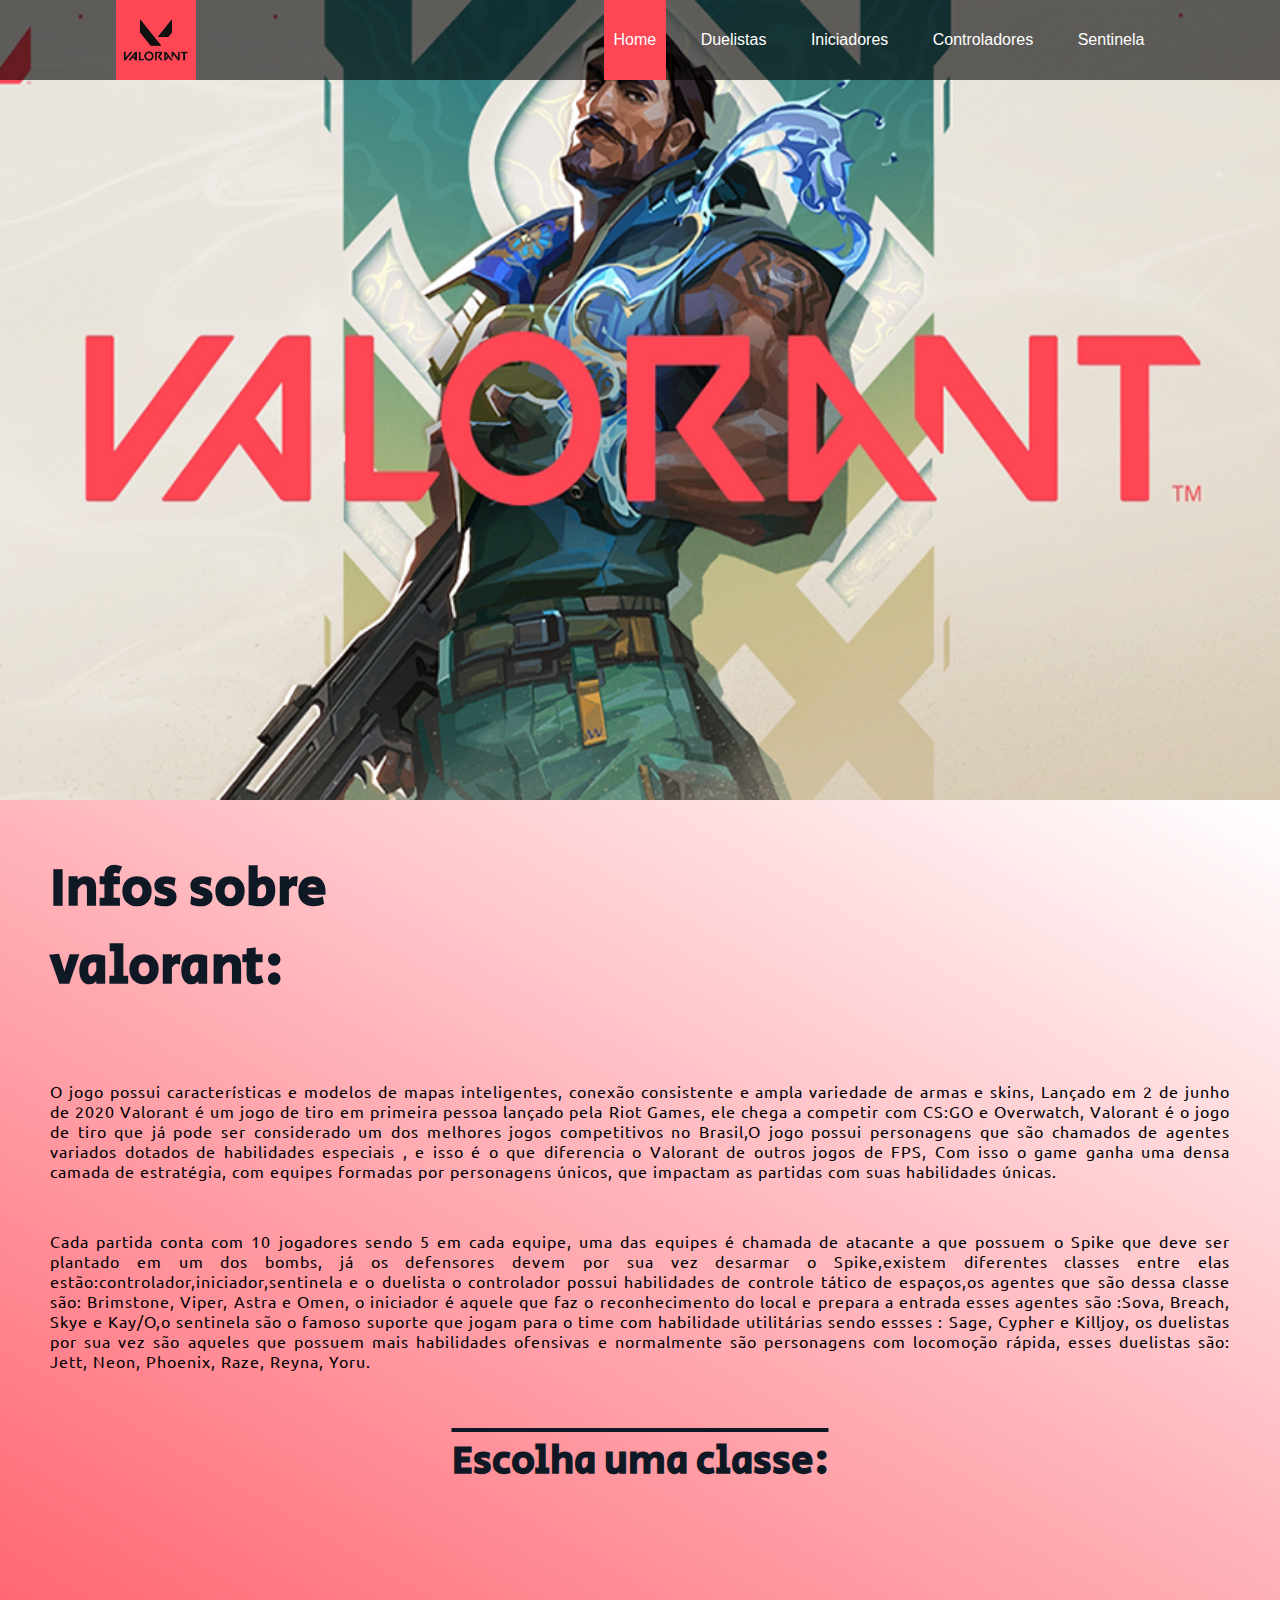
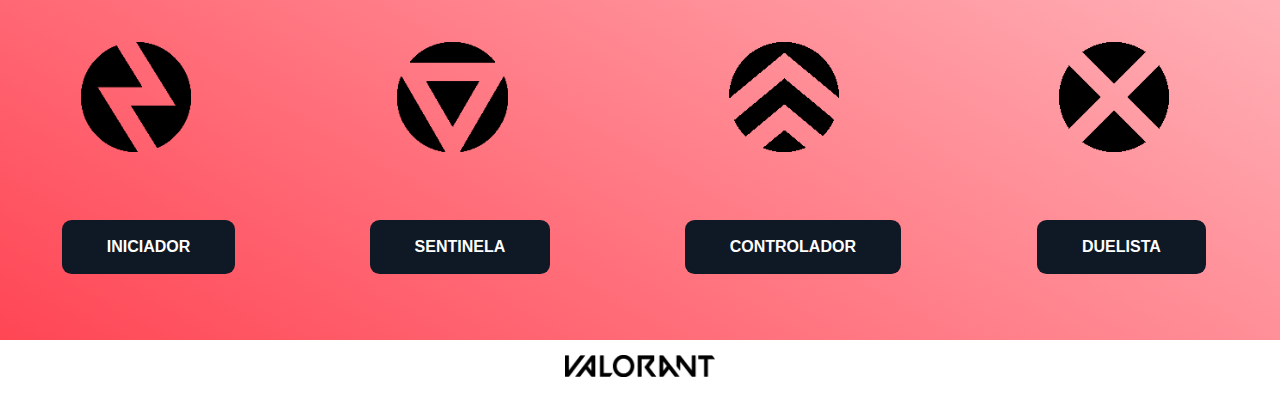
<file: TRABALHO WEB KAYO Projeto EM REVISÃO/index.html>
<!DOCTYPE html>
<!DOCTYPE html>
<html lang="pt-br">
<head>
    <meta charset="UTF-8">
    <meta http-equiv="X-UA-Compatible" content="IE=edge">
    <meta name="viewport" content="width=device-width, initial-scale=1.0">
    <link rel="shortcut icon" href="../TRABALHO WEB KAYO Projeto EM REVISÃO/imagens/valorant-logo-FAB2CA0E55-seeklogo.com.png" type="image/x-icon">
    <link rel="stylesheet" href="css/style.css" />
    <script src="../TRABALHO WEB KAYO Projeto EM REVISÃO/javascript.js"></script>
    <title>Pagina Inicial</title>
    <style>
        @import url('https://fonts.googleapis.com/css2?family=Roboto+Condensed:wght@700&display=swap');
        @import url('https://fonts.googleapis.com/css2?family=Barlow+Condensed:wght@800&display=swap%27');
        @import url('https://fonts.googleapis.com/css2?family=Playfair+Display:wght@900&display=swap');
        @import url('https://fonts.googleapis.com/css2?family=PT+Sans+Narrow&display=swap');
        @import url('https://fonts.googleapis.com/css2?family=Secular+One&display=swap');
        @import url('https://fonts.googleapis.com/css2?family=Ubuntu:wght@300&display=swap');
    </style>
</head>
<body>
    <section class="main">
    <header>
        <div class="center menu-container">
            <div class="logo">
                <img src="imagens/valorant-logo-FAB2CA0E55-seeklogo.com.png" height="80">
            </div>
            <div class="menu">
                <a class="active-menu" href="">Home</a>
                <a href="duelista.html">Duelistas</a>
                <a href="iniciador.html">Iniciadores</a>
                <a href="controladores.html">Controladores</a>
                <a href="sentinela.html">Sentinela</a>
            </div>

        </div><!--center-->
    </header>
    </section>
    <section class="sobre">
        <ul>
            <li>
                <h2>Infos sobre <br>valorant:</h2>
            </li>
        </ul>
            <p>O jogo possui características e modelos de mapas inteligentes, 
                conexão consistente e ampla variedade de armas e skins,
                Lançado em 2 de junho de 2020 Valorant é um jogo de tiro em primeira pessoa lançado pela Riot Games, 
                ele chega a competir com CS:GO e Overwatch, 
                Valorant é o jogo de tiro  que já pode ser considerado um dos melhores jogos competitivos 
                no Brasil,O jogo possui personagens que são chamados de agentes variados 
                dotados de habilidades especiais , 
                e isso é o que diferencia o Valorant de outros jogos de FPS, 
                Com isso o game ganha uma densa camada de estratégia, 
                com equipes formadas por personagens únicos, que impactam as partidas 
                com suas habilidades únicas.</p>
                <p>Cada partida conta com 10 jogadores sendo 5 em cada equipe, 
                uma das equipes é chamada de atacante a que possuem o Spike que deve ser plantado em um dos bombs, 
                já os defensores devem por sua vez desarmar o Spike,existem diferentes classes entre 
                elas estão:controlador,iniciador,sentinela e o duelista o controlador possui  habilidades de controle 
                tático  de espaços,os agentes que são dessa classe são: Brimstone, Viper, Astra e Omen, 
                o iniciador é aquele que faz o reconhecimento do local e prepara a entrada esses 
                agentes são :Sova, Breach, Skye e Kay/O,o sentinela são o famoso suporte que jogam para o 
                time com habilidade utilitárias sendo essses : Sage, Cypher e Killjoy, 
                os duelistas por sua vez são aqueles que possuem mais habilidades ofensivas e normalmente 
                são personagens com locomoção rápida, 
                esses duelistas são: Jett, Neon, Phoenix, Raze, Reyna, Yoru.</p>
                <br>
                <br>
                
                <h1 align="center"  >Escolha uma classe:</h1>
                <table width="100%"> 
                    <tr align="center ">
                        <td><img src="imagens/iniciadorj.png" height="110px" style="margin-left: -15px;margin-top: 150px;"></td>
                        <td><img src="imagens/sentinelaj.png" height="110px" style="margin-top: 150px;"></td>
                        <td><img src="imagens/controladorj.png" height="110px" style="margin-top: 150px;"></td>
                        <td><img src="imagens/duelistaj.png" height="110px" style="margin-top: 150px;"></td>
                    </tr>
                </table>
                <table class="classeagentes" width="100%" >
                    <tr class="classeagentes" align="center">
                        <td class="classeagentes"><button class="btn first" onclick="iniciadorf('textoalerta')">Iniciador</button></td>
                        <td class="classeagentes"><button class="btn first" onclick="sentinelaf('textoalerta')">Sentinela</button></td>
                        <td class="classeagentes"><button class="controlbutton" onclick="controladorf('textoalerta')">Controlador</button></td>
                        <td class="classeagentes"><button class="duelbutton" onclick="duelistaf('textoalerta')">Duelista</button></td>
                    </tr>
                </table>
                <table width="100%">
                    <tr align="center">
                        <td class="classeagentes" id="textoalerta"></td>
                    </tr>
                </table>
                
                
            
        

    </section>
    <footer >
        <img  src="imagens/essa123.png" width="150px">
    </footer>


</body>
</html>
</file>
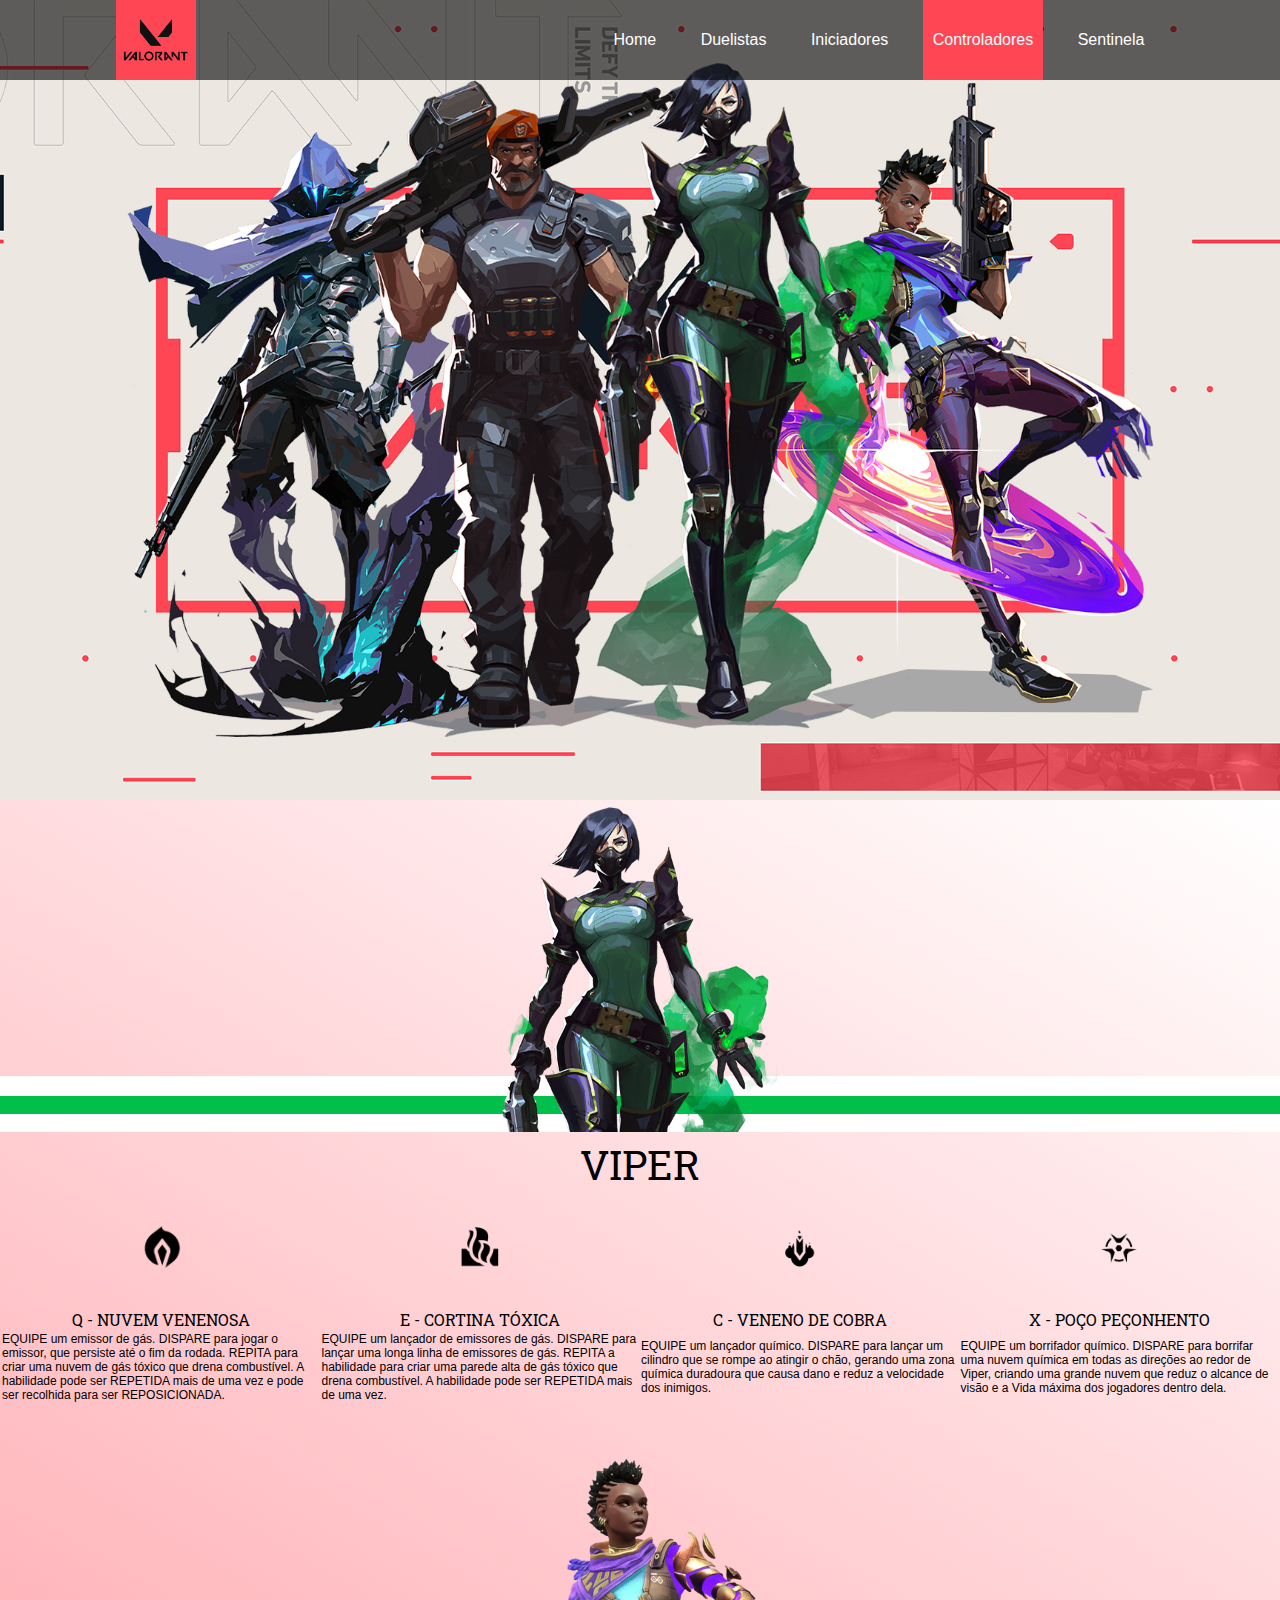
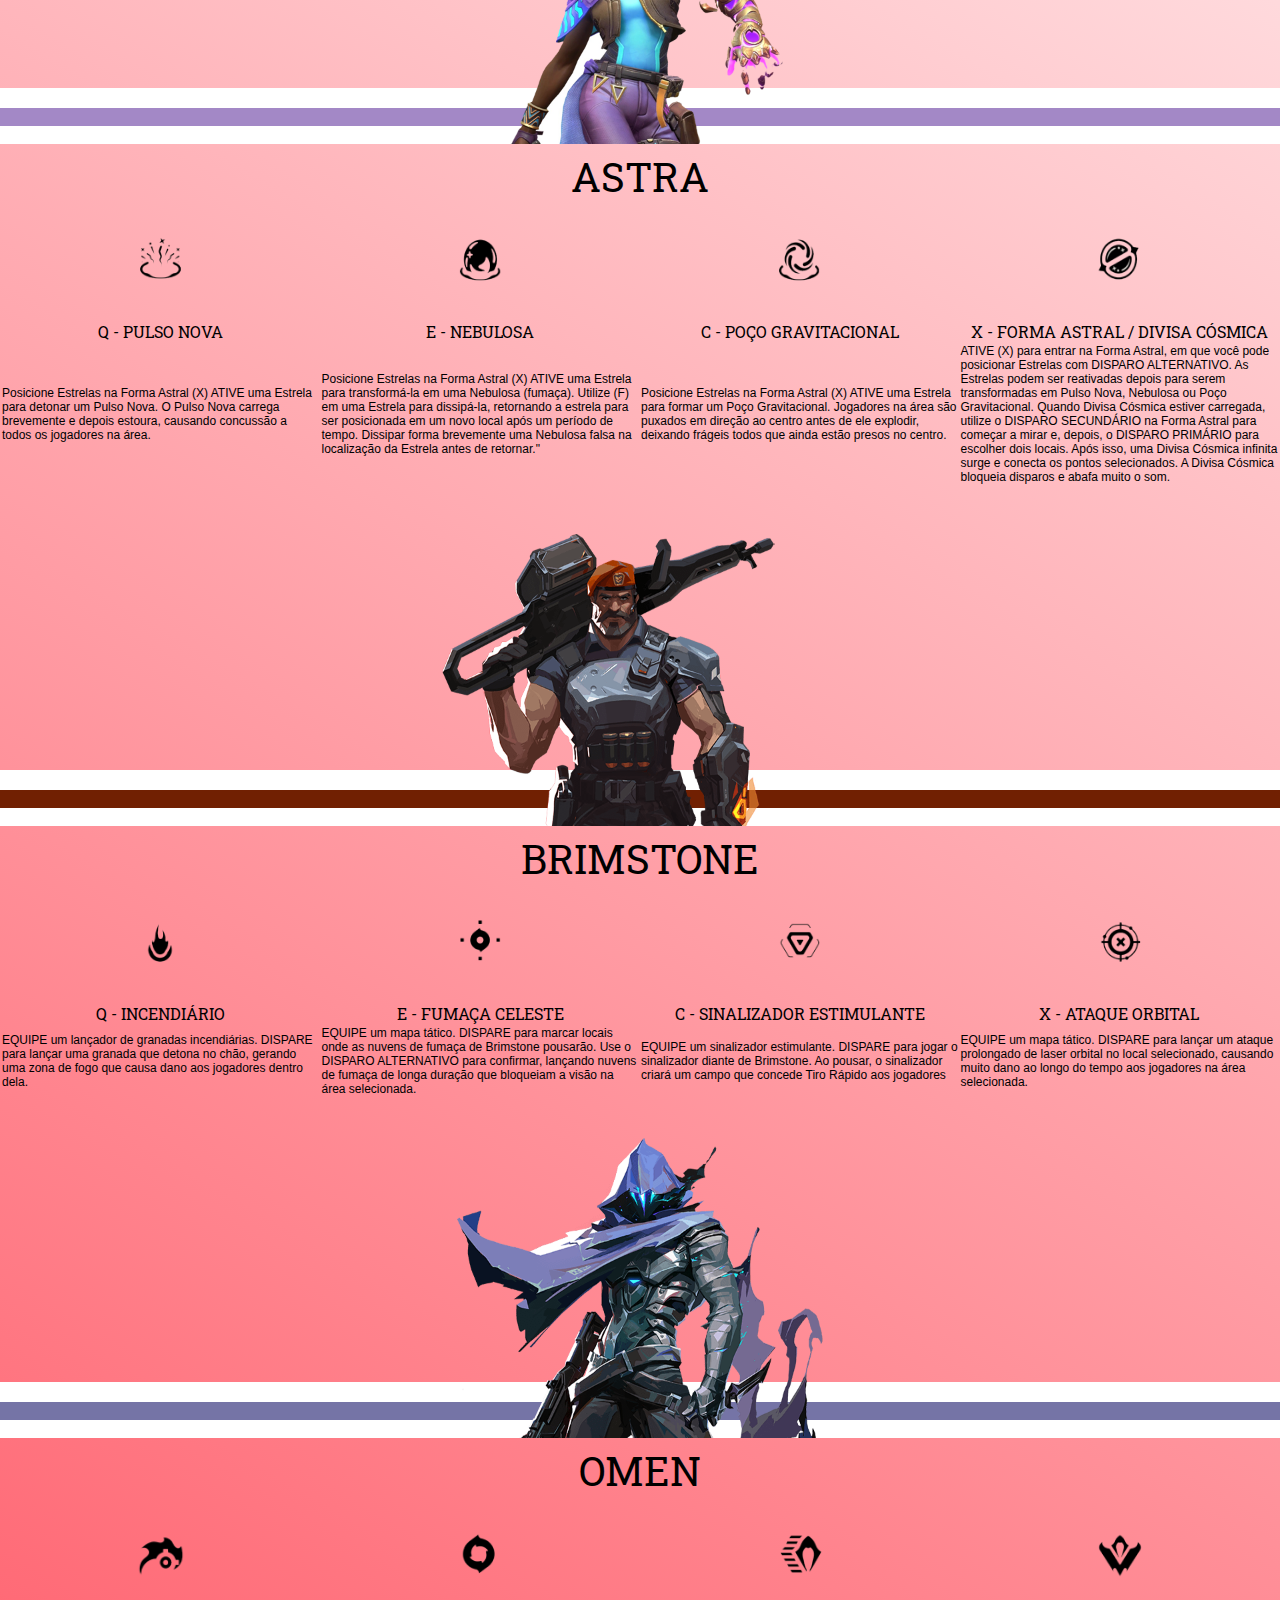
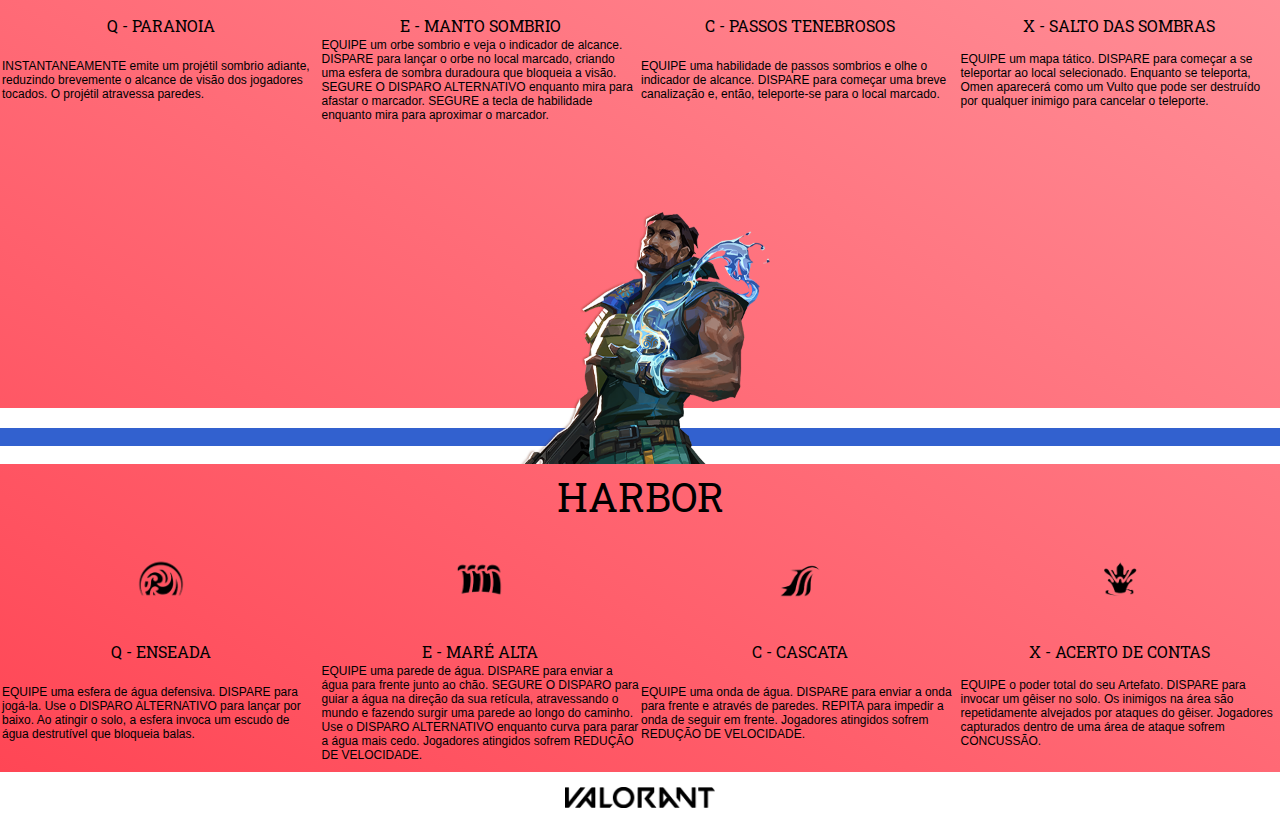
<file: TRABALHO WEB KAYO Projeto EM REVISÃO/controladores.html>
<!DOCTYPE html>
<!DOCTYPE html>
<html lang="pt-br">
<head>
    <meta charset="UTF-8">
    <meta http-equiv="X-UA-Compatible" content="IE=edge">
    <meta name="viewport" content="width=device-width, initial-scale=1.0">
    <link rel="shortcut icon" href="../TRABALHO WEB KAYO Projeto EM REVISÃO/imagens/valorant-logo-FAB2CA0E55-seeklogo.com.png" type="image/x-icon">
    <link rel="stylesheet" href="../TRABALHO WEB KAYO Projeto EM REVISÃO/css/styleagentes.css"/>
    <title>Controladores</title>
    <style>
        @import url('https://fonts.googleapis.com/css2?family=Roboto+Condensed:wght@700&display=swap');
        @import url('https://fonts.googleapis.com/css2?family=Barlow+Condensed:wght@800&display=swap%27');
        @import url('https://fonts.googleapis.com/css2?family=Roboto+Slab:wght@600&display=swap');
    </style>
</head>
<body>
    <section class="mainnn">
    <header>
        <div class="center menu-container">
            <div class="logo">
                <img src="imagens/valorant-logo-FAB2CA0E55-seeklogo.com.png" height="80">
            </div>
            <div class="menu">
                <a href="index.html">Home</a>
                <a href="duelista.html">Duelistas</a>
                <a href="iniciador.html">Iniciadores</a>
                <a class="active-menu" href="controladores.html">Controladores</a>
                <a href="sentinela.html">Sentinela</a>
            </div>

        </div>
    </header>
    </section>
    <section class="sobre">
            <img src="imagens/viper2.png" width="100%">
            <table >
                <tr>
                    <td colspan="4" align="center" class="agentes">VIPER</td>
                </tr>
                <tr>
                    <td align="center" class="imgagentes"><img src="imagens/qviperAgentes_de_VALORANT__Viper_Controladora_dos_EUA_-_Opera_15_11_2022_22_07_00.png" height="50px"></td>
                    <td align="center"><img src="imagens/eviper3.png" height="50px"></td>
                    <td align="center"><img src="imagens/cviper2.png" height="50px"></td>
                    <td align="center"><img src="imagens/xviper1.png" height="50px"></td>
                </tr>
                <tr>
                    <td align="center" class="enunciadohab">Q - NUVEM VENENOSA</td>
                    <td align="center" class="enunciadohab">E - CORTINA TÓXICA</td>
                    <td align="center" class="enunciadohab">C - VENENO DE COBRA</td>
                    <td align="center" class="enunciadohab">X - POÇO PEÇONHENTO</td>
                </tr>
                <tr>
                    <td align="center" class="textohab">EQUIPE um emissor de gás. DISPARE para jogar o emissor, 
                        que persiste até o fim da rodada. 
                        REPITA para criar uma nuvem de gás tóxico que drena combustível. 
                        A habilidade pode ser REPETIDA mais de uma vez 
                        e pode ser recolhida para ser REPOSICIONADA.</td>
                    <td align="center" class="textohab">EQUIPE um lançador de emissores de gás. DISPARE 
                        para lançar uma longa linha de emissores de gás. 
                        REPITA a habilidade para criar uma parede alta de gás tóxico 
                        que drena combustível. A habilidade pode ser 
                        REPETIDA mais de uma vez.</td>
                    <td align="center" class="textohab">EQUIPE um lançador químico. 
                        DISPARE para lançar um cilindro que se rompe ao atingir o chão, 
                        gerando uma zona química duradoura que causa dano e reduz a velocidade dos inimigos.
                    </td>
                    <td align="center" class="textohab">EQUIPE um borrifador químico. 
                        DISPARE para borrifar uma nuvem química em todas as direções ao redor de Viper, 
                        criando uma grande nuvem que reduz o alcance de 
                        visão e a Vida máxima dos jogadores dentro dela.</td>
                </tr>
            </table>
            <img src="imagens/astra2.png" width="100%">
            <table >
                <tr>
                    <td colspan="4" align="center" class="agentes">ASTRA</td>
                </tr>
                <tr>
                    <td align="center" class="imgagentes"><img src="imagens/qastra4.png" height="50px"></td>
                    <td align="center"><img src="imagens/eastra3.png" height="50px"></td>
                    <td align="center"><img src="imagens/castra2.png" height="50px"></td>
                    <td align="center"><img src="imagens/xastra1.png" height="50px"></td>
                </tr>
                <tr>
                    <td align="center" class="enunciadohab">Q - PULSO NOVA</td>
                    <td align="center" class="enunciadohab">E - NEBULOSA</td>
                    <td align="center" class="enunciadohab">C - POÇO GRAVITACIONAL</td>
                    <td align="center" class="enunciadohab">X - FORMA ASTRAL / DIVISA CÓSMICA</td>
                </tr>
                <tr>
                    <td align="center" class="textohab">Posicione Estrelas na Forma Astral (X) ATIVE 
                        uma Estrela para detonar um Pulso Nova. 
                        O Pulso Nova carrega brevemente e depois estoura, 
                        causando concussão a todos os jogadores na área.</td>
                    <td align="center" class="textohab">Posicione Estrelas na Forma Astral (X) 
                        ATIVE uma Estrela para transformá-la em uma Nebulosa (fumaça). 
                        Utilize (F) em uma Estrela para dissipá-la, retornando a estrela para 
                        ser posicionada em um novo local após um período de tempo. 
                        Dissipar forma brevemente uma Nebulosa falsa na localização da Estrela antes de retornar." 
                    </td>
                    <td align="center" class="textohab">Posicione Estrelas na Forma Astral (X) ATIVE 
                        uma Estrela para formar um Poço Gravitacional. 
                        Jogadores na área são puxados em direção ao centro antes de ele explodir, 
                        deixando frágeis todos que ainda estão presos no centro.</td>
                    <td align="center" class="textohab">ATIVE (X) para entrar na Forma Astral, 
                        em que você pode posicionar Estrelas com DISPARO ALTERNATIVO. 
                        As Estrelas podem ser reativadas depois para serem transformadas em Pulso Nova, 
                        Nebulosa ou Poço Gravitacional. Quando Divisa Cósmica estiver carregada, 
                        utilize o DISPARO SECUNDÁRIO na Forma Astral para começar a mirar e, 
                        depois, o DISPARO PRIMÁRIO para escolher dois locais. Após isso, 
                        uma Divisa Cósmica infinita surge e conecta os pontos selecionados. 
                        A Divisa Cósmica bloqueia disparos e abafa muito o som.</td>
                </tr>
            </table>
            <img src="imagens/brim2.png" width="100%">
            <table >
                <tr>
                    <td class="agentes" colspan="4" align="center" >BRIMSTONE</td>
                </tr>
                <tr>
                    <td align="center" class="imgagentes"><img src="imagens/qBrimstone1.png" height="50px"></td>
                    <td align="center"><img src="imagens/eBrimstone2.png" height="50px"></td>
                    <td align="center"><img src="imagens/cBrimstone3.png" height="50px"></td>
                    <td align="center"><img src="imagens/xBrimstone4.png" height="50px"></td>
                </tr>
                <tr>
                    <td align="center" class="enunciadohab">Q - INCENDIÁRIO</td>
                    <td align="center" class="enunciadohab">E - FUMAÇA CELESTE</td>
                    <td align="center" class="enunciadohab">C - SINALIZADOR ESTIMULANTE</td>
                    <td align="center" class="enunciadohab">X - ATAQUE ORBITAL</td>
                </tr>
                <tr>
                    <td align="center" class="textohab">EQUIPE um lançador de granadas incendiárias. 
                        DISPARE para lançar uma granada que detona no chão, 
                        gerando uma zona de fogo que causa dano aos jogadores dentro dela.</td>
                    <td align="center" class="textohab">EQUIPE um mapa tático. DISPARE para marcar 
                        locais onde as nuvens de fumaça de Brimstone pousarão. 
                        Use o DISPARO ALTERNATIVO para confirmar, 
                        lançando nuvens de fumaça de longa duração 
                        que bloqueiam a visão na área selecionada.</td>
                    <td align="center" class="textohab">EQUIPE um sinalizador estimulante. 
                        DISPARE para jogar o sinalizador diante de Brimstone. 
                        Ao pousar, o sinalizador criará um campo que concede Tiro Rápido aos jogadores</td>
                    <td align="center" class="textohab">EQUIPE um mapa tático. DISPARE para lançar um 
                        ataque prolongado de laser orbital no local 
                        selecionado, causando muito dano ao longo do 
                        tempo aos jogadores na área selecionada.</td>
                </tr>
            </table>
            <img src="imagens/omen2.png" width="100%">
            <table >
                <tr>
                    <td class="agentes" colspan="4" align="center" >OMEN</td>
                </tr>
                <tr>
                    <td align="center" class="imgagentes"><img src="imagens/qomen1.png" height="50px"></td>
                    <td align="center"><img src="imagens/eomen2.png" height="50px"></td>
                    <td align="center"><img src="imagens/comen3.png" height="50px"></td>
                    <td align="center"><img src="imagens/xomen4.png" height="50px"></td>
                </tr>
                <tr>
                    <td align="center" class="enunciadohab">Q - PARANOIA</td>
                    <td align="center" class="enunciadohab">E - MANTO SOMBRIO</td>
                    <td align="center" class="enunciadohab">C - PASSOS TENEBROSOS</td>
                    <td align="center" class="enunciadohab">X - SALTO DAS SOMBRAS</td>
                </tr>
                <tr>
                    <td align="center" class="textohab">INSTANTANEAMENTE emite um projétil sombrio adiante, 
                        reduzindo brevemente o alcance de visão 
                        dos jogadores tocados. O projétil atravessa paredes.</td>
                    <td align="center" class="textohab">EQUIPE um orbe sombrio e veja o indicador 
                        de alcance. DISPARE para lançar o orbe no local marcado, 
                        criando uma esfera de sombra duradoura que bloqueia a visão. 
                        SEGURE O DISPARO ALTERNATIVO enquanto mira para afastar o marcador. 
                        SEGURE a tecla de habilidade enquanto mira para aproximar o marcador.</td>
                    <td align="center" class="textohab">EQUIPE uma habilidade de passos sombrios e 
                        olhe o indicador de alcance. DISPARE para começar uma breve 
                        canalização e, então, teleporte-se para o local marcado.</td>
                    <td align="center" class="textohab">EQUIPE um mapa tático. DISPARE para começar a se 
                        teleportar ao local selecionado. Enquanto se teleporta,
                        Omen aparecerá como um Vulto 
                        que pode ser destruído por qualquer inimigo para cancelar o teleporte.</td>
                </tr>
            </table>
            <img src="imagens/harbor2.png" width="100%">
            <table >
                <tr>
                    <td colspan="4" align="center" class="agentes">HARBOR</td>
                </tr>
                <tr>
                    <td align="center" class="imgagentes"><img src="imagens/qharbor2.png" height="50px"></td>
                    <td align="center"><img src="imagens/eharbor1.png" height="50px"></td>
                    <td align="center"><img src="imagens/charbor3.png" height="50px"></td>
                    <td align="center"><img src="imagens/xharbor4.png" height="50px"></td>
                </tr>
                <tr>
                    <td align="center" class="enunciadohab">Q - ENSEADA</td>
                    <td align="center" class="enunciadohab">E - MARÉ ALTA</td>
                    <td align="center" class="enunciadohab">C - CASCATA</td>
                    <td align="center" class="enunciadohab">X - ACERTO DE CONTAS</td>
                </tr>
                <tr>
                    <td align="center" class="textohab">EQUIPE uma esfera de água defensiva. 
                        DISPARE para jogá-la. Use o DISPARO ALTERNATIVO para 
                        lançar por baixo. Ao atingir o solo, a esfera invoca um 
                        escudo de água destrutível que bloqueia balas.</td>
                    <td align="center" class="textohab">EQUIPE uma parede de água. DISPARE para enviar a 
                        água para frente junto ao chão. SEGURE O DISPARO para 
                        guiar a água na direção da sua retícula, atravessando 
                        o mundo e fazendo surgir uma parede ao longo do caminho. 
                        Use o DISPARO ALTERNATIVO enquanto curva para parar 
                        a água mais cedo. Jogadores atingidos sofrem REDUÇÃO DE VELOCIDADE.</td>
                    <td align="center" class="textohab">EQUIPE uma onda de água. DISPARE para enviar 
                        a onda para frente e através de paredes. REPITA para impedir a onda 
                        de seguir em frente. Jogadores atingidos sofrem REDUÇÃO DE VELOCIDADE.</td>
                    <td align="center" class="textohab">EQUIPE o poder total do seu Artefato. 
                        DISPARE para invocar um gêiser no solo. 
                        Os inimigos na área são repetidamente alvejados por ataques do gêiser. 
                        Jogadores capturados dentro de uma área de ataque sofrem CONCUSSÃO.</td>
                </tr>
            </table>
            

    </section>
    <footer>
        <img src="imagens/essa123.png" width="150px">
    </footer>

</body>
</html>
</file>
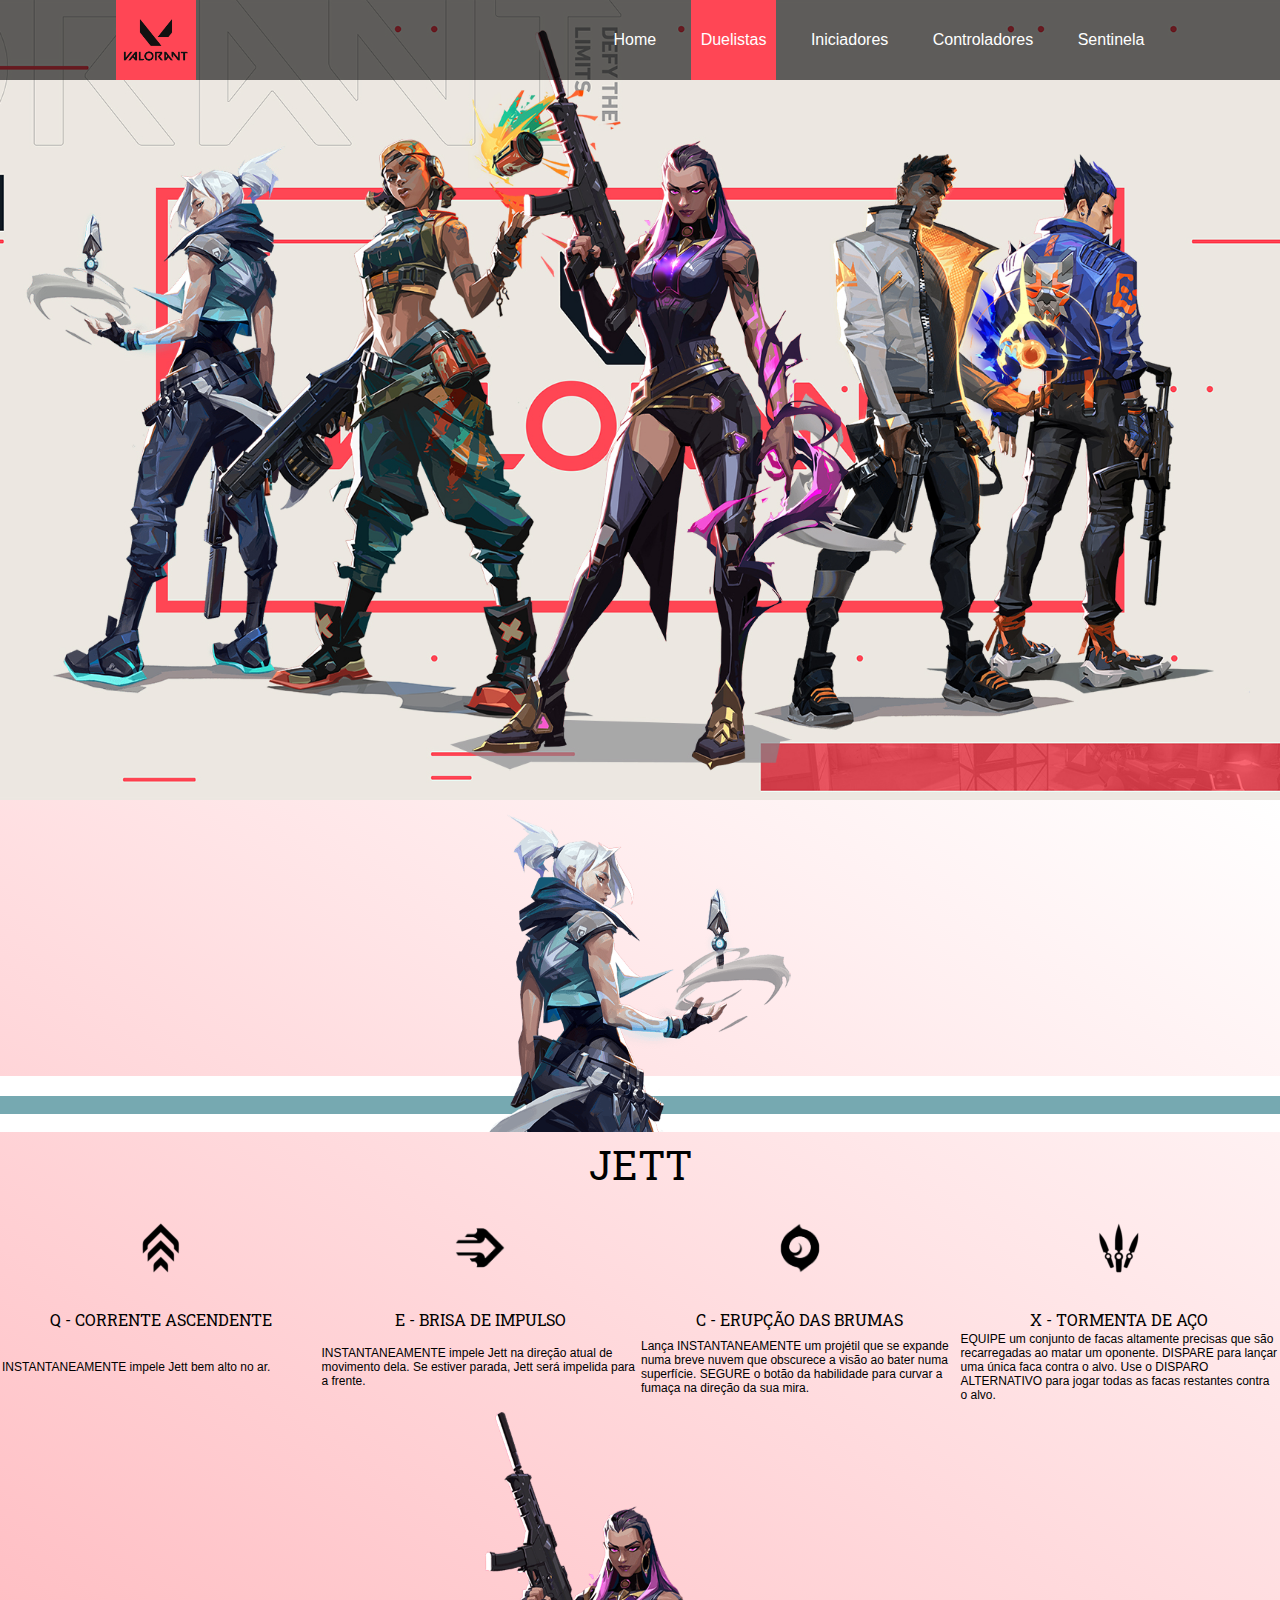
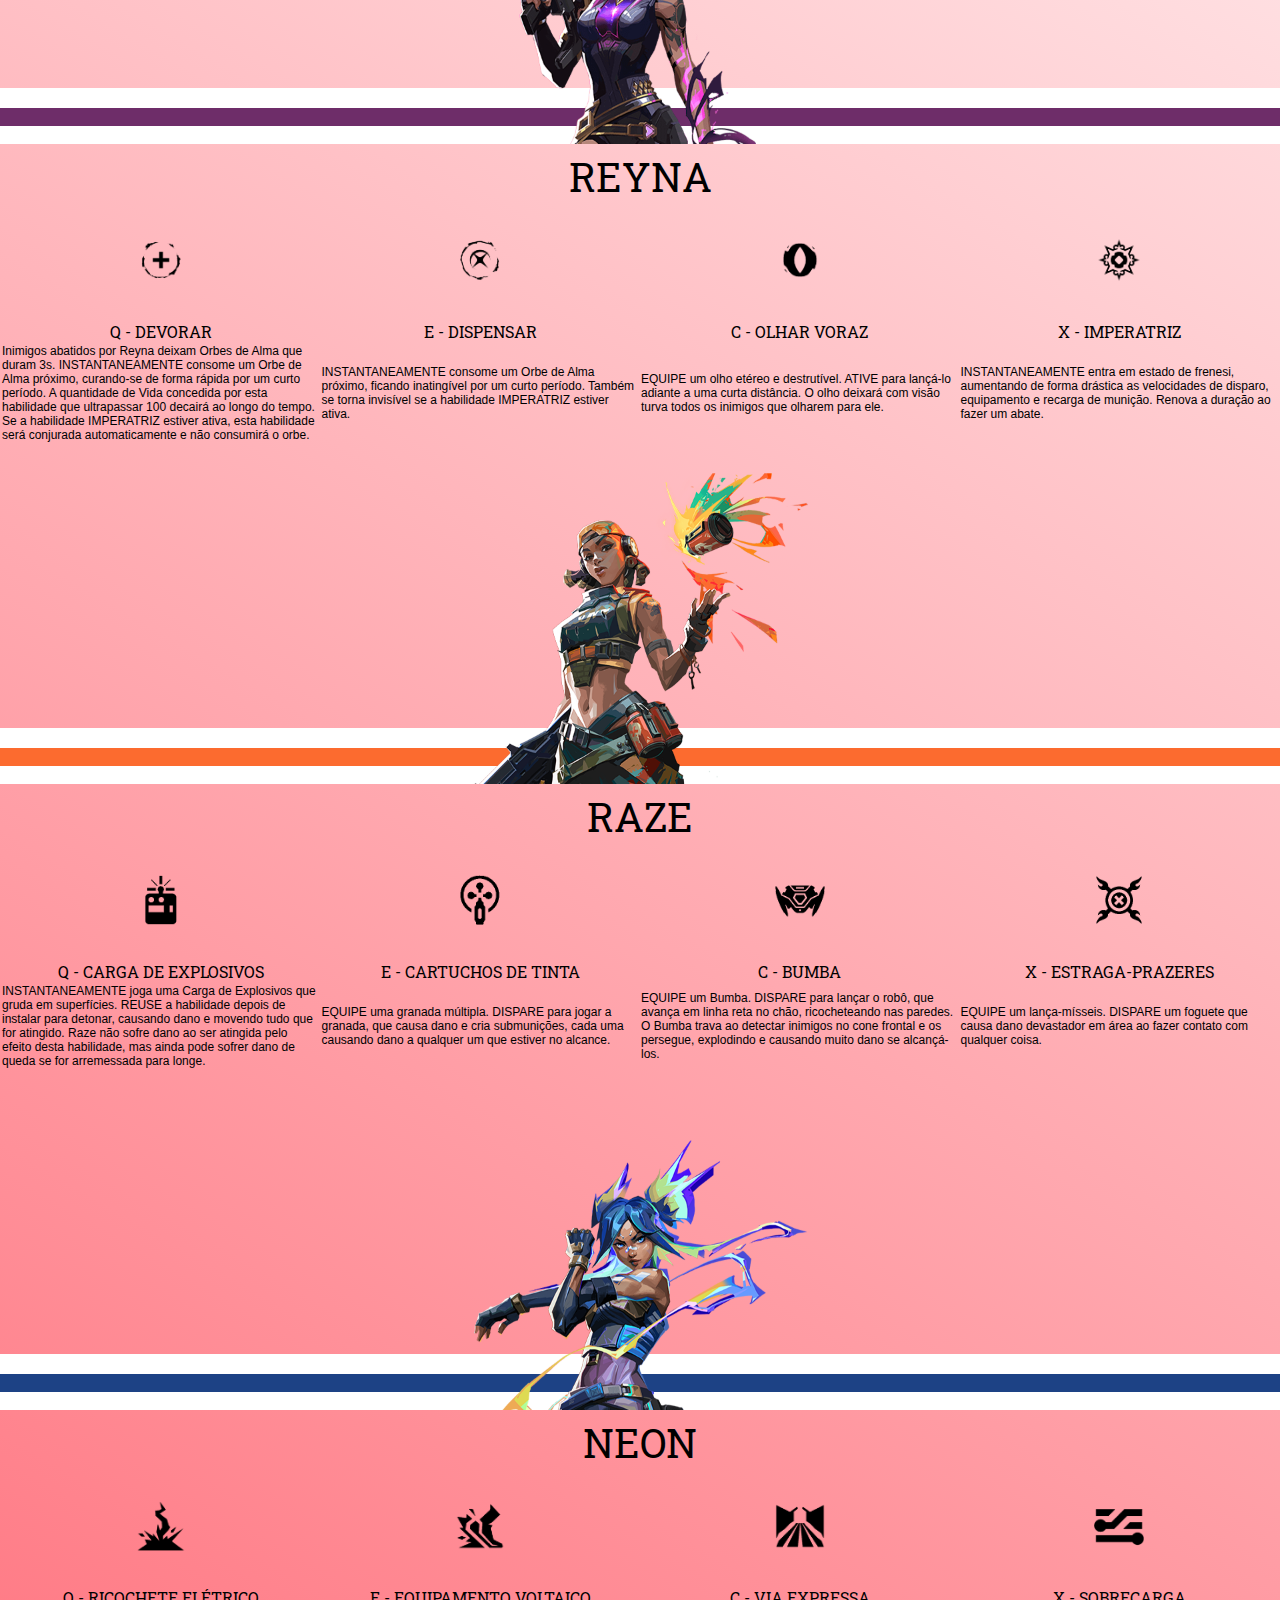
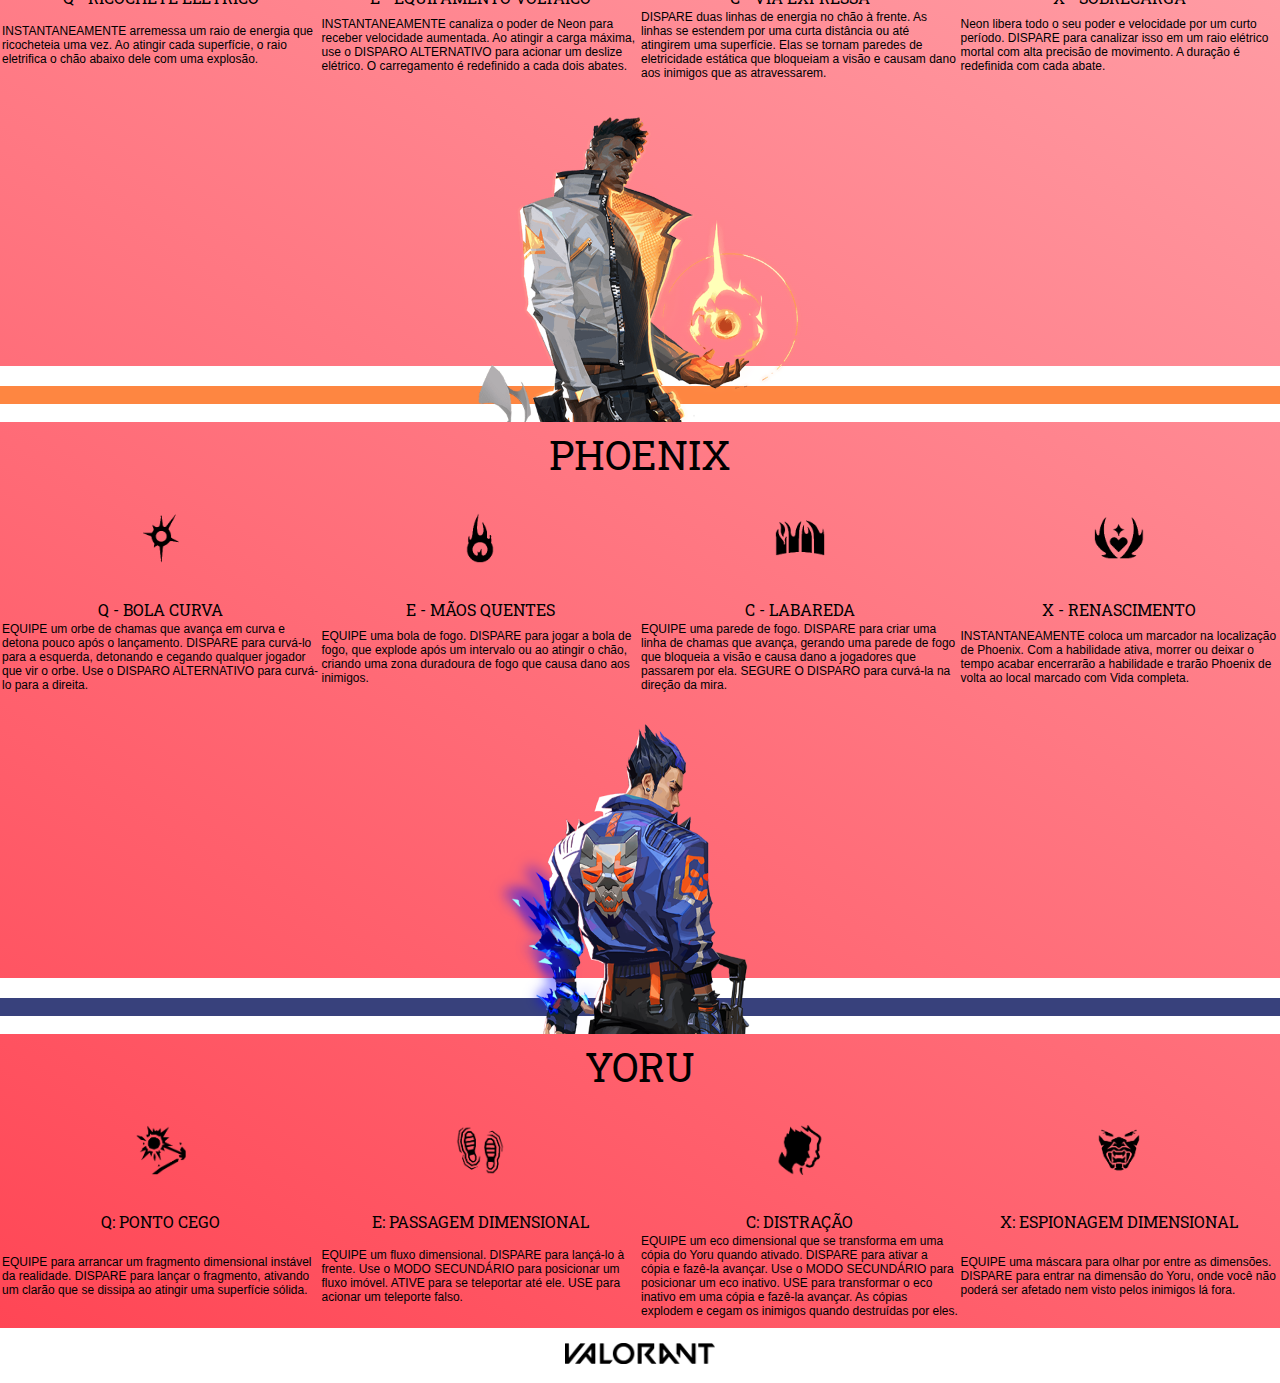
<file: TRABALHO WEB KAYO Projeto EM REVISÃO/duelista.html>
<!DOCTYPE html>
<!DOCTYPE html>
<html lang="pt-br">
<head>
    <meta charset="UTF-8">
    <meta http-equiv="X-UA-Compatible" content="IE=edge">
    <meta name="viewport" content="width=device-width, initial-scale=1.0">
    <link rel="shortcut icon" href="../TRABALHO WEB KAYO Projeto EM REVISÃO/imagens/valorant-logo-FAB2CA0E55-seeklogo.com.png" type="image/x-icon">
    <link rel="stylesheet" href="../TRABALHO WEB KAYO Projeto EM REVISÃO/css/styleagentes.css" />
    <title>Duelistas</title>
    <style>
        @import url('https://fonts.googleapis.com/css2?family=Roboto+Condensed:wght@700&display=swap');
        @import url('https://fonts.googleapis.com/css2?family=Barlow+Condensed:wght@800&display=swap%27');
        @import url('https://fonts.googleapis.com/css2?family=Roboto+Slab:wght@600&display=swap');
    </style>
</head>
<body>
    <section class="main">
    <header>
        <div class="center menu-container">
            <div class="logo">
                <img src="imagens/valorant-logo-FAB2CA0E55-seeklogo.com.png" height="80">
            </div>
            <div class="menu">
                <a href="index.html">Home</a>
                <a class="active-menu" href="duelista.html">Duelistas</a>
                <a href="iniciador.html">Iniciadores</a>
                <a href="controladores.html">Controladores</a>
                <a href="sentinela.html">Sentinela</a>
            </div>

        </div>
    </header>
    </section>
    <section class="sobre">
            <img src="imagens/jett2.png" width="100%">
            <table >
                <tr>
                    <td colspan="4" align="center" class="agentes">JETT</td>
                </tr>
                <tr>
                    <td align="center" class="imgagentes"><img src="imagens/q-jett.png" height="50px"></td>
                    <td align="center"><img src="imagens/ejett.png" height="50px"></td>
                    <td align="center"><img src="imagens/cjett.png" height="50px"></td>
                    <td align="center"><img src="imagens/xjett.png" height="50px"></td>
                </tr>
                <tr>
                    <td align="center" class="enunciadohab">Q - CORRENTE ASCENDENTE</td>
                    <td align="center" class="enunciadohab">E - BRISA DE IMPULSO</td>
                    <td align="center" class="enunciadohab">C - ERUPÇÃO DAS BRUMAS</td>
                    <td align="center" class="enunciadohab">X - TORMENTA DE AÇO</td>
                </tr>
                <tr>
                    <td align="center" class="textohab">INSTANTANEAMENTE impele Jett bem alto no ar.</td>
                    <td align="center" class="textohab">INSTANTANEAMENTE impele Jett na direção atual de movimento dela. Se estiver parada, Jett será impelida para a frente.</td>
                    <td align="center" class="textohab">Lança INSTANTANEAMENTE um projétil que se expande numa breve nuvem que obscurece 
                        a visão ao bater numa superfície. 
                        SEGURE o botão da habilidade para curvar a fumaça 
                        na direção da sua mira.</td>
                    <td align="center" class="textohab">EQUIPE um conjunto de facas altamente precisas que são recarregadas ao matar um oponente. 
                        DISPARE para lançar uma única faca contra o alvo. Use o DISPARO ALTERNATIVO para jogar todas as facas restantes 
                        contra o alvo.</td>
                </tr>
            </table>
            <img src="imagens/reyna2.png" width="100%">
            <table >
                <tr>
                    <td colspan="4" align="center" class="agentes">REYNA</td>
                </tr>
                <tr>
                    <td align="center" class="imgagentes"><img src="imagens/qreyna_3.png" height="50px"></td>
                    <td align="center"><img src="imagens/ereyna1.png" height="50px"></td>
                    <td align="center"><img src="imagens/creyna_2.png" height="50px"></td>
                    <td align="center"><img src="imagens/xreyna_4.png" height="50px"></td>
                </tr>
                <tr>
                    <td align="center" class="enunciadohab">Q - DEVORAR</td>
                    <td align="center" class="enunciadohab">E - DISPENSAR</td>
                    <td align="center" class="enunciadohab">C - OLHAR VORAZ</td>
                    <td align="center" class="enunciadohab">X - IMPERATRIZ</td>
                </tr>
                <tr>
                    <td align="center" class="textohab">Inimigos abatidos por Reyna deixam Orbes de Alma que duram 3s. 
                        INSTANTANEAMENTE consome um Orbe de Alma próximo, 
                        curando-se de forma rápida por um curto período. 
                        A quantidade de Vida concedida por esta habilidade que ultrapassar 100 decairá ao longo do tempo. 
                        Se a habilidade IMPERATRIZ estiver ativa, esta habilidade 
                        será conjurada automaticamente e não consumirá o orbe.</td>
                    <td align="center" class="textohab">INSTANTANEAMENTE consome um Orbe de Alma próximo, 
                        ficando inatingível por um curto período. 
                        Também se torna invisível se a habilidade IMPERATRIZ estiver ativa. 
                    </td>
                    <td align="center" class="textohab">EQUIPE um olho etéreo e destrutível. 
                        ATIVE para lançá-lo adiante a uma curta distância. 
                        O olho deixará com visão turva todos 
                        os inimigos que olharem para ele.</td>
                    <td align="center" class="textohab">INSTANTANEAMENTE entra em estado de frenesi, 
                        aumentando de forma drástica as velocidades de disparo, 
                        equipamento e recarga de munição. 
                        Renova a duração ao fazer um abate.</td>
                </tr>
            </table>
            <img src="imagens/raze2.png" width="100%">
            <table >
                <tr>
                    <td colspan="4" align="center" class="agentes">RAZE</td>
                </tr>
                <tr>
                    <td align="center" class="imgagentes"><img src="imagens/qraze3.png" height="50px"></td>
                    <td align="center"><img src="imagens/eraze1.png" height="50px"></td>
                    <td align="center"><img src="imagens/craze_4.png" height="50px"></td>
                    <td align="center"><img src="imagens/xraze2.png" height="50px"></td>
                </tr>
                <tr>
                    <td align="center" class="enunciadohab">Q - CARGA DE EXPLOSIVOS</td>
                    <td align="center" class="enunciadohab">E - CARTUCHOS DE TINTA</td>
                    <td align="center" class="enunciadohab">C - BUMBA</td>
                    <td align="center" class="enunciadohab">X - ESTRAGA-PRAZERES</td>
                </tr>
                <tr>
                    <td align="center" class="textohab">INSTANTANEAMENTE joga uma Carga de Explosivos que gruda em superfícies. 
                        REUSE a habilidade depois de instalar para detonar, 
                        causando dano e movendo tudo que for atingido. 
                        Raze não sofre dano ao ser atingida pelo efeito desta habilidade, 
                        mas ainda pode sofrer dano de queda se for arremessada para longe.</td>
                    <td align="center" class="textohab">EQUIPE uma granada múltipla. 
                        DISPARE para jogar a granada, 
                        que causa dano e cria submunições, 
                        cada uma causando dano a qualquer um que estiver no alcance.</td>
                    <td align="center" class="textohab">EQUIPE um Bumba. DISPARE para lançar o robô, 
                        que avança em linha reta no chão, ricocheteando nas paredes. 
                        O Bumba trava ao detectar inimigos no cone frontal e os persegue, 
                        explodindo e causando muito dano se alcançá-los.</td>
                    <td align="center" class="textohab">EQUIPE um lança-mísseis. 
                        DISPARE um foguete que causa dano devastador 
                        em área ao fazer contato com qualquer coisa.</td>
                </tr>
            </table>
            <img src="imagens/neon2.png" width="100%">
            <table >
                <tr>
                    <td colspan="4" align="center" class="agentes">NEON</td>
                </tr>
                <tr>
                    <td align="center" class="imgagentes"><img src="imagens/qneon3.png" height="50px"></td>
                    <td align="center"><img src="imagens/eneon1.png" height="50px"></td>
                    <td align="center"><img src="imagens/cneon5.png" height="50px"></td>
                    <td align="center"><img src="imagens/xneon2.png" height="50px"></td>
                </tr>
                <tr>
                    <td align="center" class="enunciadohab">Q - RICOCHETE ELÉTRICO</td>
                    <td align="center" class="enunciadohab">E - EQUIPAMENTO VOLTAICO</td>
                    <td align="center" class="enunciadohab">C - VIA EXPRESSA</td>
                    <td align="center" class="enunciadohab">X - SOBRECARGA</td>
                </tr>
                <tr>
                    <td align="center" class="textohab">INSTANTANEAMENTE arremessa um raio de energia que ricocheteia uma vez. 
                        Ao atingir cada superfície, 
                        o raio eletrifica o chão abaixo dele com uma explosão.</td>
                    <td align="center" class="textohab">INSTANTANEAMENTE canaliza o poder de Neon para 
                        receber velocidade aumentada. 
                        Ao atingir a carga máxima, use o DISPARO ALTERNATIVO 
                        para acionar um deslize elétrico. 
                        O carregamento é redefinido a cada dois abates.</td>
                    <td align="center" class="textohab">DISPARE duas linhas de energia no chão à frente. 
                        As linhas se estendem por uma curta distância ou até 
                        atingirem uma superfície. Elas se tornam paredes 
                        de eletricidade estática que bloqueiam 
                        a visão e causam dano aos inimigos que as atravessarem.</td>
                    <td align="center" class="textohab">Neon libera todo o seu poder e velocidade por 
                        um curto período. DISPARE para canalizar isso em 
                        um raio elétrico mortal com alta precisão de movimento. 
                        A duração é redefinida com cada abate.</td>
                </tr>
            </table>
            <img src="imagens/phoenix2.png" width="100%">
            <table >
                <tr>
                    <td colspan="4" align="center" class="agentes">PHOENIX</td>
                </tr>
                <tr>
                    <td align="center" class="imgagentes"><img src="imagens/qphoenix3.png" height="50px"></td>
                    <td align="center"><img src="imagens/ephoenix2.png" height="50px"></td>
                    <td align="center"><img src="imagens/cphoenix4.png" height="50px"></td>
                    <td align="center"><img src="imagens/xphoenix1.png" height="50px"></td>
                </tr>
                <tr>
                    <td align="center" class="enunciadohab">Q - BOLA CURVA</td>
                    <td align="center" class="enunciadohab">E - MÃOS QUENTES</td>
                    <td align="center" class="enunciadohab">C - LABAREDA</td>
                    <td align="center" class="enunciadohab">X - RENASCIMENTO</td>
                </tr>
                <tr>
                    <td align="center" class="textohab">EQUIPE um orbe de chamas que avança em curva e detona pouco após o lançamento. 
                        DISPARE para curvá-lo para a esquerda, 
                        detonando e cegando qualquer jogador que vir o orbe. 
                        Use o DISPARO ALTERNATIVO para curvá-lo para a direita.</td>
                    <td align="center" class="textohab">EQUIPE uma bola de fogo. DISPARE para jogar a bola de fogo, 
                        que explode após um intervalo ou ao atingir o chão, 
                        criando uma zona duradoura de fogo que causa dano aos inimigos.</td>
                    <td align="center" class="textohab">EQUIPE uma parede de fogo. DISPARE para criar uma linha de chamas que avança, 
                        gerando uma parede de fogo que bloqueia a visão e causa 
                        dano a jogadores que passarem por ela. 
                        SEGURE O DISPARO para curvá-la na direção da mira.</td>
                    <td align="center" class="textohab">INSTANTANEAMENTE coloca um marcador na localização de Phoenix. 
                        Com a habilidade ativa, morrer ou deixar o tempo 
                        acabar encerrarão a habilidade e trarão 
                        Phoenix de volta ao local marcado com Vida completa.</td>
                </tr>
            </table>
            <img src="imagens/yoru2.png" width="100%">
            <table >
                <tr>
                    <td colspan="4" align="center" class="agentes">YORU</td>
                </tr>
                <tr>
                    <td align="center" class="imgagentes"><img src="imagens/qyoru_1.png" height="50px"></td>
                    <td align="center"><img src="imagens/elyoru4.png" height="50px"></td>
                    <td align="center"><img src="imagens/eyoru2.png" height="50px"></td>
                    <td align="center"><img src="imagens/xyoru3.png" height="50px"></td>
                </tr>
                <tr>
                    <td align="center" class="enunciadohab">Q: PONTO CEGO</td>
                    <td align="center" class="enunciadohab">E: PASSAGEM DIMENSIONAL</td>
                    <td align="center" class="enunciadohab">C: DISTRAÇÃO</td>
                    <td align="center" class="enunciadohab">X: ESPIONAGEM DIMENSIONAL</td>
                </tr>
                <tr>
                    <td align="center" class="textohab">EQUIPE para arrancar um fragmento dimensional instável da realidade. 
                        DISPARE para lançar o fragmento, 
                        ativando um clarão que se dissipa ao 
                        atingir uma superfície sólida.</td>
                    <td align="center" class="textohab">EQUIPE um fluxo dimensional. DISPARE para lançá-lo à frente. 
                        Use o MODO SECUNDÁRIO para posicionar um fluxo imóvel. 
                        ATIVE para se teleportar até ele. 
                        USE para acionar um teleporte falso.</td>
                    <td align="center" class="textohab">EQUIPE um eco dimensional que se transforma em uma cópia do Yoru quando ativado. 
                        DISPARE para ativar a cópia e fazê-la avançar. 
                        Use o MODO SECUNDÁRIO para posicionar um eco inativo. 
                        USE para transformar o eco inativo em uma cópia e fazê-la avançar. 
                        As cópias explodem e cegam os inimigos quando destruídas por eles.</td>
                    <td align="center" class="textohab">EQUIPE uma máscara para olhar por entre as dimensões. 
                        DISPARE para entrar na dimensão do Yoru, 
                        onde você não poderá ser afetado nem visto 
                        pelos inimigos lá fora.</td>
                </tr>
            </table>




    </section>
    <footer>
        <img src="imagens/essa123.png" width="150px">
    </footer>

</body>
</html>
</file>
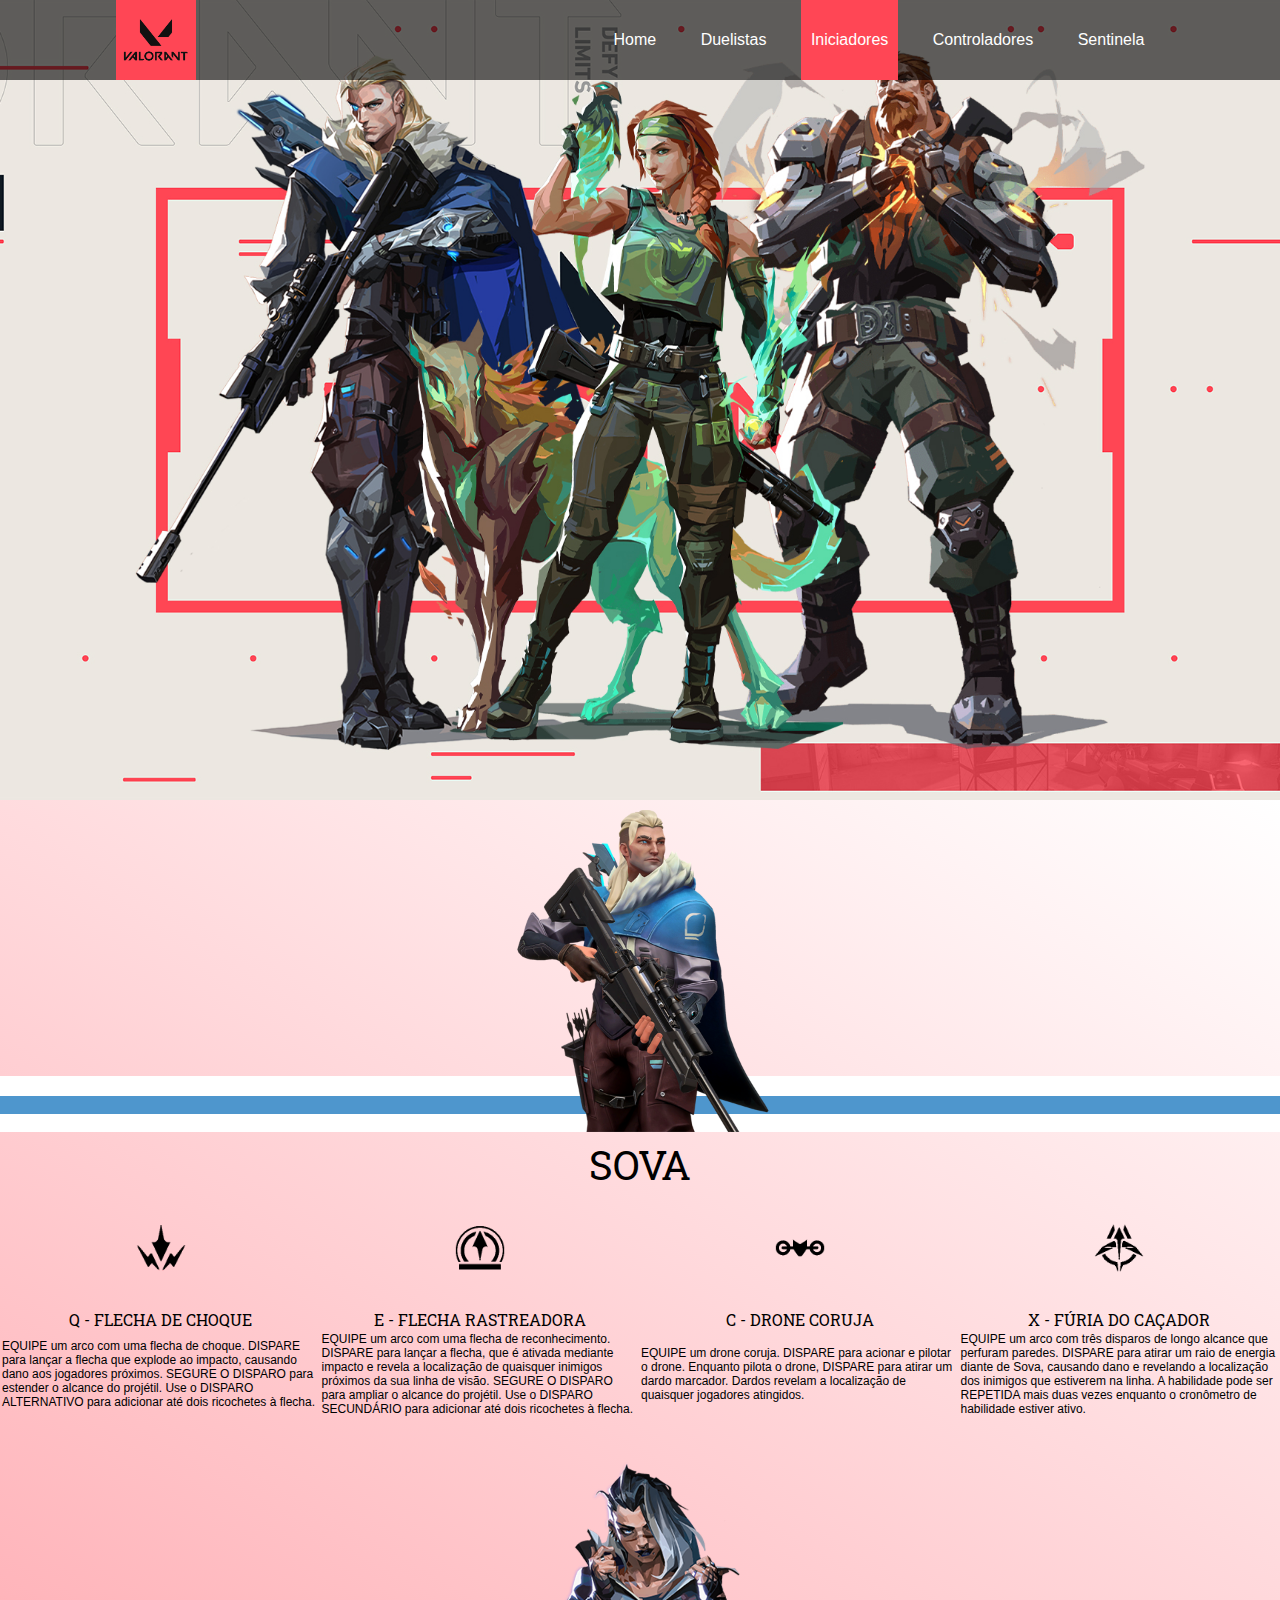
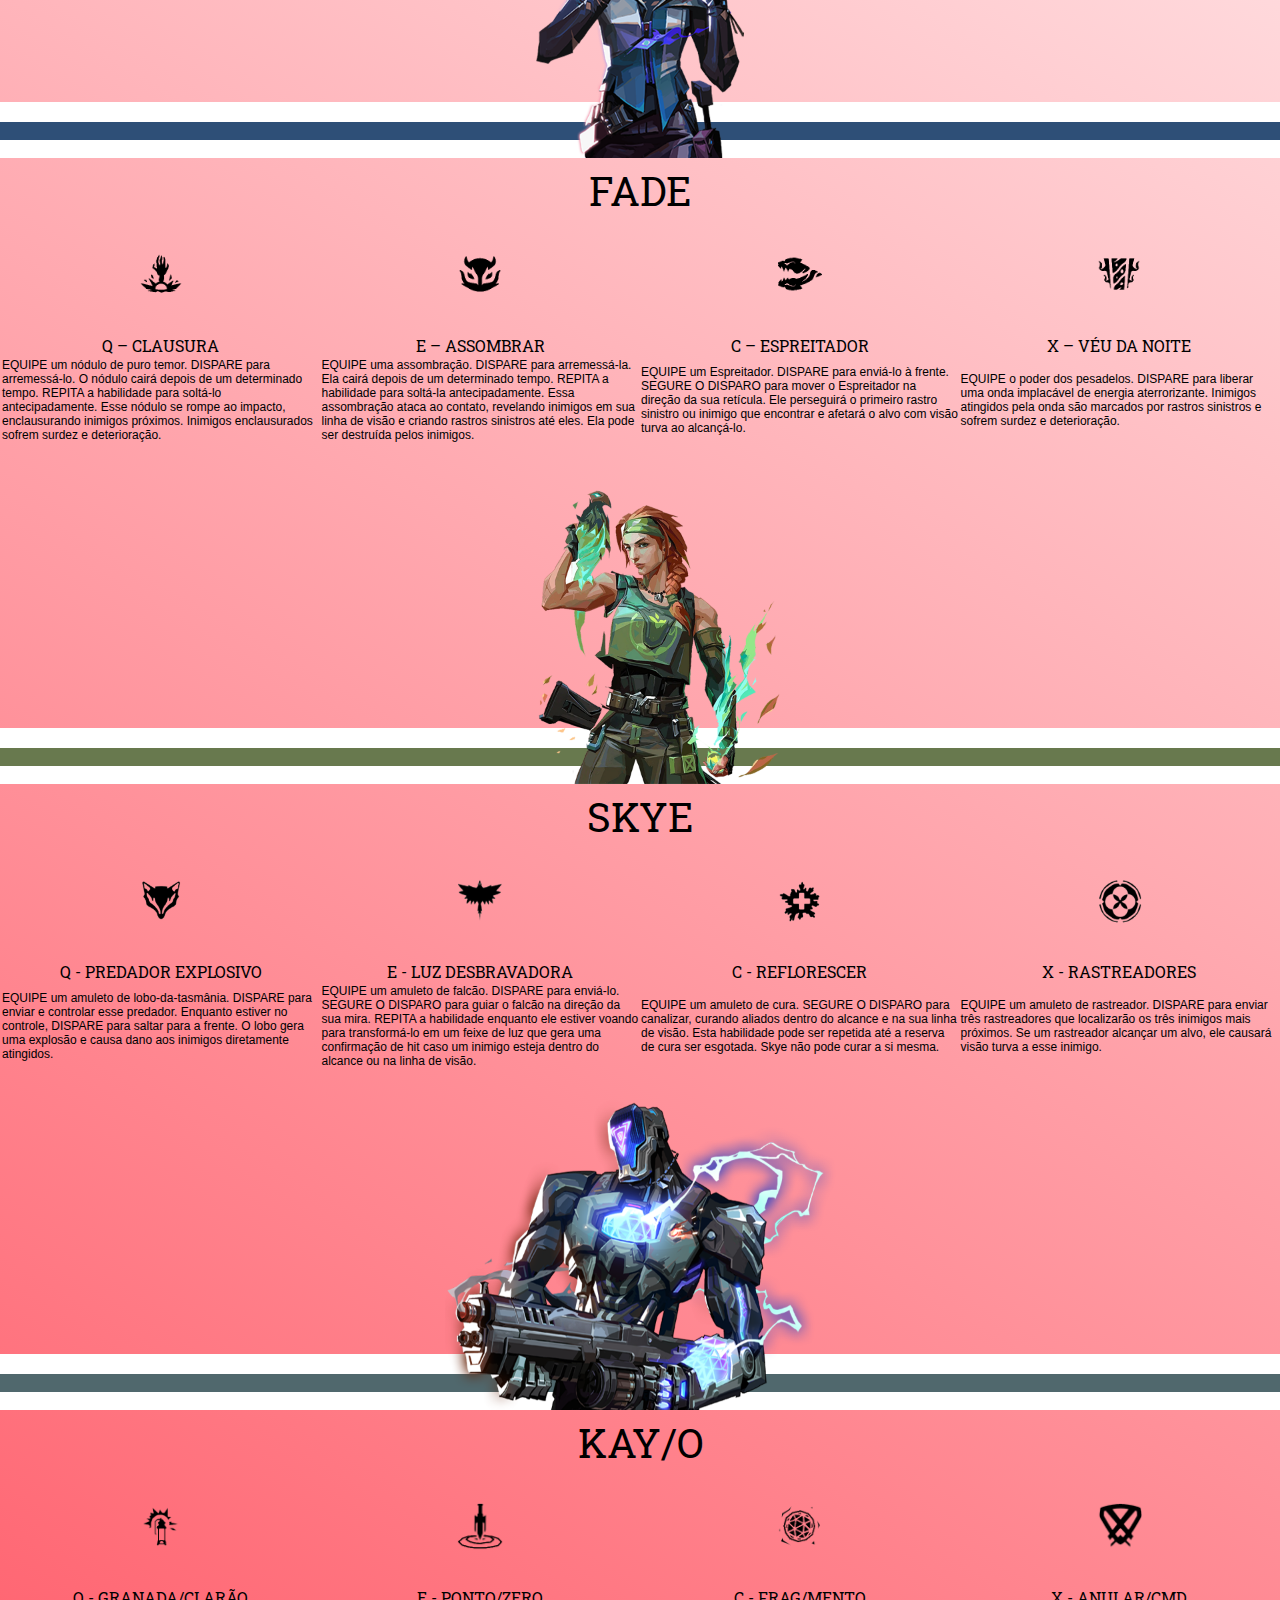
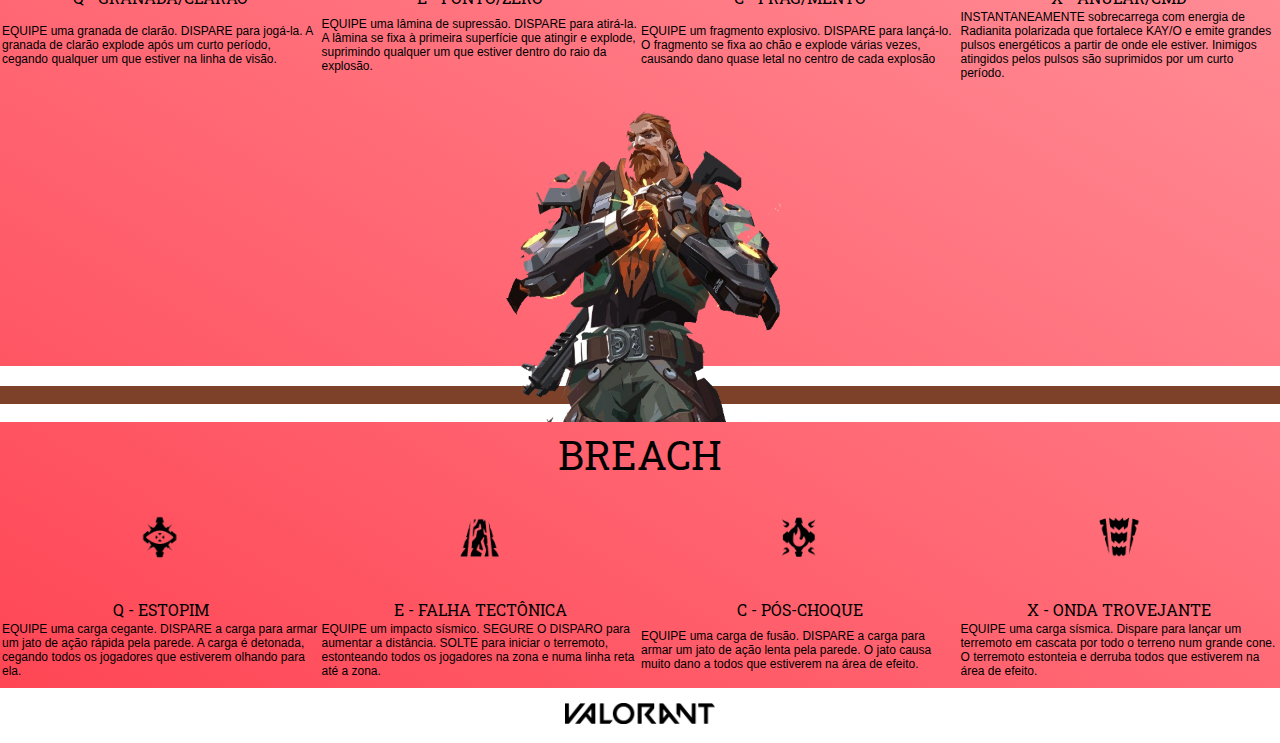
<file: TRABALHO WEB KAYO Projeto EM REVISÃO/iniciador.html>
<!DOCTYPE html>
<!DOCTYPE html>
<html lang="pt-br">
<head>
    <meta charset="UTF-8">
    <meta http-equiv="X-UA-Compatible" content="IE=edge">
    <meta name="viewport" content="width=device-width, initial-scale=1.0">
    <link rel="shortcut icon" href="../TRABALHO WEB KAYO Projeto EM REVISÃO/imagens/valorant-logo-FAB2CA0E55-seeklogo.com.png" type="image/x-icon">
    <link rel="stylesheet" href="../TRABALHO WEB KAYO Projeto EM REVISÃO/css/styleagentes.css"/>
    <title>Iniciadores</title>
    <style>
        @import url('https://fonts.googleapis.com/css2?family=Roboto+Condensed:wght@700&display=swap');
        @import url('https://fonts.googleapis.com/css2?family=Barlow+Condensed:wght@800&display=swap%27');
        @import url('https://fonts.googleapis.com/css2?family=Roboto+Slab:wght@600&display=swap');
    </style>
</head>
<body>
    <section class="mainn">
    <header>
        <div class="center menu-container">
            <div class="logo">
                <img src="imagens/valorant-logo-FAB2CA0E55-seeklogo.com.png" height="80">
            </div>
            <div class="menu">
                <a href="index.html">Home</a>
                <a href="duelista.html">Duelistas</a>
                <a class="active-menu" href="iniciador.html">Iniciadores</a>
                <a href="controladores.html">Controladores</a>
                <a href="sentinela.html">Sentinela</a>
            </div>

        </div>
    </header>
    </section>
    <section class="sobre">
            <img src="imagens/sova2.png" width="100%">
            <table >
                <tr>
                    <td colspan="4" align="center" class="agentes">SOVA</td>
                </tr>
                <tr>
                    <td align="center" class="imgagentes"><img src="imagens/qsova2.png" height="50px"></td>
                    <td align="center"><img src="imagens/esova3.png" height="50px"></td>
                    <td align="center"><img src="imagens/csova4.png" height="50px"></td>
                    <td align="center"><img src="imagens/xsova1.png" height="50px"></td>
                </tr>
                <tr>
                    <td align="center" class="enunciadohab">Q - FLECHA DE CHOQUE</td>
                    <td align="center" class="enunciadohab">E - FLECHA RASTREADORA</td>
                    <td align="center" class="enunciadohab">C - DRONE CORUJA</td>
                    <td align="center" class="enunciadohab">X - FÚRIA DO CAÇADOR</td>
                </tr>
                <tr>
                    <td align="center" class="textohab">EQUIPE um arco com uma flecha de choque. 
                        DISPARE para lançar a flecha que explode ao impacto, 
                        causando dano aos jogadores próximos. 
                        SEGURE O DISPARO para estender o alcance do projétil. 
                        Use o DISPARO ALTERNATIVO para adicionar até dois ricochetes à flecha.</td>
                    <td align="center" class="textohab">EQUIPE um arco com uma flecha de reconhecimento. 
                        DISPARE para lançar a flecha, 
                        que é ativada mediante impacto e revela a localização 
                        de quaisquer inimigos próximos da sua linha de visão. 
                        SEGURE O DISPARO para ampliar o alcance do projétil. 
                        Use o DISPARO SECUNDÁRIO para adicionar até dois ricochetes à flecha.</td>
                    <td align="center" class="textohab">EQUIPE um drone coruja. 
                        DISPARE para acionar e pilotar o drone. 
                        Enquanto pilota o drone, DISPARE para atirar um dardo marcador. 
                        Dardos revelam a localização de quaisquer jogadores atingidos.</td>
                    <td align="center" class="textohab">EQUIPE um arco com três disparos de longo alcance que perfuram 
                        paredes. DISPARE para atirar um raio de energia diante de Sova, 
                        causando dano e revelando a localização dos inimigos que estiverem na linha. 
                        A habilidade pode ser REPETIDA mais duas vezes enquanto o cronômetro de habilidade estiver ativo.</td>
                </tr>
            </table>
            <img src="imagens/fade2.png" width="100%">
            <table >
                <tr>
                    <td colspan="4" align="center" class="agentes">FADE</td>
                </tr>
                <tr>
                    <td align="center" class="imgagentes"><img src="imagens/qfade3.png" height="50px"></td>
                    <td align="center"><img src="imagens/efade2.png" height="50px"></td>
                    <td align="center"><img src="imagens/cfade1.png" height="50px"></td>
                    <td align="center"><img src="imagens/xfade_4.png" height="50px"></td>
                </tr>
                <tr>
                    <td align="center" class="enunciadohab">Q – CLAUSURA</td>
                    <td align="center" class="enunciadohab">E – ASSOMBRAR</td>
                    <td align="center" class="enunciadohab">C – ESPREITADOR</td>
                    <td align="center" class="enunciadohab">X – VÉU DA NOITE</td>
                </tr>
                <tr>
                    <td align="center" class="textohab">EQUIPE um nódulo de puro temor. DISPARE para arremessá-lo. 
                        O nódulo cairá depois de um determinado tempo. 
                        REPITA a habilidade para soltá-lo antecipadamente. 
                        Esse nódulo se rompe ao impacto, enclausurando 
                        inimigos próximos. Inimigos enclausurados sofrem surdez e deterioração.</td>
                    <td align="center" class="textohab">EQUIPE uma assombração. DISPARE para arremessá-la. 
                        Ela cairá depois de um determinado tempo. 
                        REPITA a habilidade para soltá-la antecipadamente. 
                        Essa assombração ataca ao contato, revelando inimigos em sua linha 
                        de visão e criando rastros sinistros 
                        até eles. Ela pode ser destruída pelos inimigos. 
                    </td>
                    <td align="center" class="textohab">EQUIPE um Espreitador. DISPARE para enviá-lo à frente. 
                        SEGURE O DISPARO para mover o Espreitador na direção da sua retícula. 
                        Ele perseguirá o primeiro rastro sinistro ou 
                        inimigo que encontrar e afetará o alvo com visão turva ao alcançá-lo.</td>
                    <td align="center" class="textohab">EQUIPE o poder dos pesadelos. DISPARE para liberar uma onda 
                        implacável de energia aterrorizante.
                        Inimigos atingidos pela onda são marcados por 
                        rastros sinistros e sofrem surdez e deterioração.</td>
                </tr>
            </table>
            <img src="imagens/sky2.png" width="100%">
            <table >
                <tr>
                    <td colspan="4" align="center" class="agentes">SKYE</td>
                </tr>
                <tr>
                    <td align="center" class="imgagentes"><img src="imagens/qskyeAgentes_de_VALORANT__Skye_Iniciadora_da_Australia_-_Opera_15_11_2022_21_53_00.png" height="50px"></td>
                    <td align="center"><img src="imagens/eskyeAgentes_de_VALORANT__Skye_Iniciadora_da_Australia_-_Opera_15_11_2022_21_47_50.png" height="50px"></td>
                    <td align="center"><img src="imagens/cskyeAgentes_de_VALORANT__Skye_Iniciadora_da_Australia_-_Opera_15_11_2022_21_48_02.png" height="50px"></td>
                    <td align="center"><img src="imagens/xskye.png" height="50px"></td>
                </tr>
                <tr>
                    <td align="center" class="enunciadohab">Q - PREDADOR EXPLOSIVO</td>
                    <td align="center" class="enunciadohab">E - LUZ DESBRAVADORA</td>
                    <td align="center" class="enunciadohab">C - REFLORESCER</td>
                    <td align="center" class="enunciadohab">X - RASTREADORES</td>
                </tr>
                <tr>
                    <td align="center" class="textohab">EQUIPE um amuleto de lobo-da-tasmânia. 
                        DISPARE para enviar e controlar esse predador. 
                        Enquanto estiver no controle, 
                        DISPARE para saltar para a frente. 
                        O lobo gera uma explosão e causa dano aos inimigos diretamente atingidos.</td>
                    <td align="center" class="textohab">EQUIPE um amuleto de falcão. 
                        DISPARE para enviá-lo. SEGURE O DISPARO para guiar o falcão na direção da sua mira. 
                        REPITA a habilidade enquanto ele estiver voando para transformá-lo em um 
                        feixe de luz que gera uma confirmação 
                        de hit caso um inimigo esteja dentro do alcance ou na linha de visão.</td>
                    <td align="center" class="textohab">EQUIPE um amuleto de cura. SEGURE O DISPARO para canalizar, 
                        curando aliados dentro do alcance e na sua linha de visão. 
                        Esta habilidade pode ser repetida até a 
                        reserva de cura ser esgotada. Skye não pode curar a si mesma.</td>
                    <td align="center" class="textohab">EQUIPE um amuleto de rastreador. 
                        DISPARE para enviar três rastreadores que localizarão 
                        os três inimigos mais próximos. Se um rastreador alcançar um alvo, 
                        ele causará visão turva a esse inimigo.</td>
                </tr>
            </table>
            <img src="imagens/kayo2.png" width="100%">
            <table >
                <tr>
                    <td colspan="4" align="center" class="agentes">KAY/O</td>
                </tr>
                <tr>
                    <td align="center" class="imgagentes"><img src="imagens/qkayo4.png" height="50px"></td>
                    <td align="center"><img src="imagens/ekayo3.png" height="50px"></td>
                    <td align="center"><img src="imagens/ckayo2.png" height="50px"></td>
                    <td align="center"><img src="imagens/xkayo1.png" height="50px"></td>
                </tr>
                <tr>
                    <td align="center" class="enunciadohab">Q - GRANADA/CLARÃO</td>
                    <td align="center" class="enunciadohab">E - PONTO/ZERO</td>
                    <td align="center" class="enunciadohab">C - FRAG/MENTO</td>
                    <td align="center" class="enunciadohab">X - ANULAR/CMD</td>
                </tr>
                <tr>
                    <td align="center" class="textohab">EQUIPE uma granada de clarão. DISPARE para jogá-la. 
                        A granada de clarão explode após um curto período, 
                        cegando qualquer um que estiver na linha de visão.</td>
                    <td align="center" class="textohab">EQUIPE uma lâmina de supressão. DISPARE para atirá-la. 
                        A lâmina se fixa à primeira superfície que atingir e explode, 
                        suprimindo qualquer um que estiver dentro do raio da explosão.</td>
                    <td align="center" class="textohab">EQUIPE um fragmento explosivo. DISPARE para lançá-lo. 
                        O fragmento se fixa ao chão e explode várias vezes, 
                        causando dano quase letal no centro de cada explosão</td>
                    <td align="center" class="textohab">INSTANTANEAMENTE sobrecarrega com energia de Radianita polarizada 
                        que fortalece KAY/O e emite grandes pulsos energéticos 
                        a partir de onde ele estiver. 
                        Inimigos atingidos pelos pulsos são suprimidos por um curto período.</td>
                </tr>
            </table>
            <img src="imagens/breach2.png" width="100%">
            <table>
                <tr>
                    <td colspan="4" align="center" class="agentes">BREACH</td>
                </tr>
                <tr>
                    <td align="center" class="imgagentes"><img src="imagens/qbreach4.png" height="50px"></td>
                    <td align="center"><img src="imagens/ebreach3.png" height="50px"></td>
                    <td align="center"><img src="imagens/cbreach2.png" height="50px"></td>
                    <td align="center"><img src="imagens/xbreach1.png" height="50px"></td>
                </tr>
                <tr>
                    <td align="center" class="enunciadohab">Q - ESTOPIM</td>
                    <td align="center" class="enunciadohab">E - FALHA TECTÔNICA</td>
                    <td align="center" class="enunciadohab">C - PÓS-CHOQUE</td>
                    <td align="center" class="enunciadohab">X - ONDA TROVEJANTE</td>
                </tr>
                <tr>
                    <td align="center" class="textohab">EQUIPE uma carga cegante. DISPARE a carga para 
                        armar um jato de ação rápida pela parede. 
                        A carga é detonada, cegando todos os jogadores 
                        que estiverem olhando para ela.</td>
                    <td align="center" class="textohab">EQUIPE um impacto sísmico. SEGURE O DISPARO para aumentar 
                        a distância. SOLTE para iniciar o terremoto, 
                        estonteando todos os jogadores na zona 
                        e numa linha reta até a zona.</td>
                    <td align="center" class="textohab">EQUIPE uma carga de fusão. DISPARE a carga 
                        para armar um jato de ação lenta pela parede. 
                        O jato causa muito dano a todos que estiverem na área de efeito.</td>
                    <td align="center" class="textohab">EQUIPE uma carga sísmica. Dispare para lançar um 
                        terremoto em cascata por todo o terreno num grande cone. 
                        O terremoto estonteia e derruba todos que estiverem na área de efeito.</td>
                </tr>
            </table>
            

    </section>
    <footer>
        <img src="imagens/essa123.png" width="150px">
    </footer>

</body>
</html>
</file>
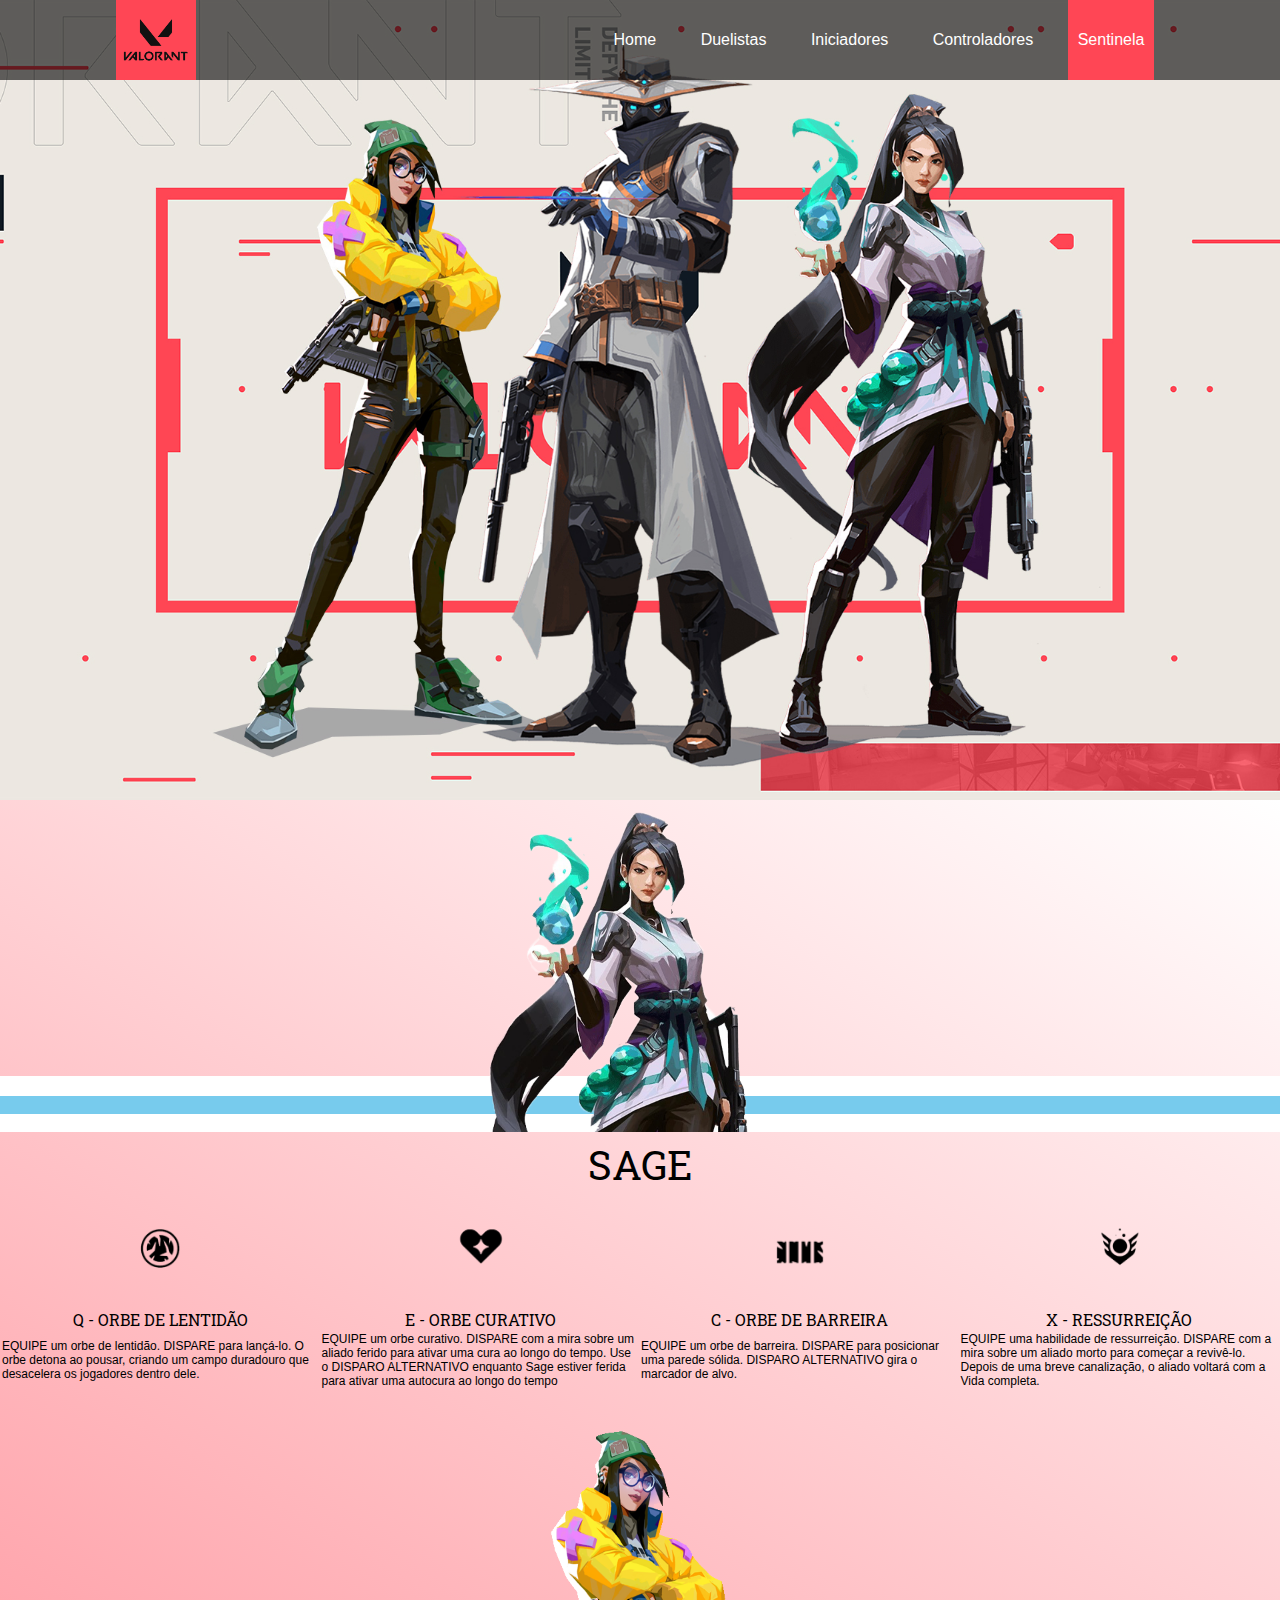
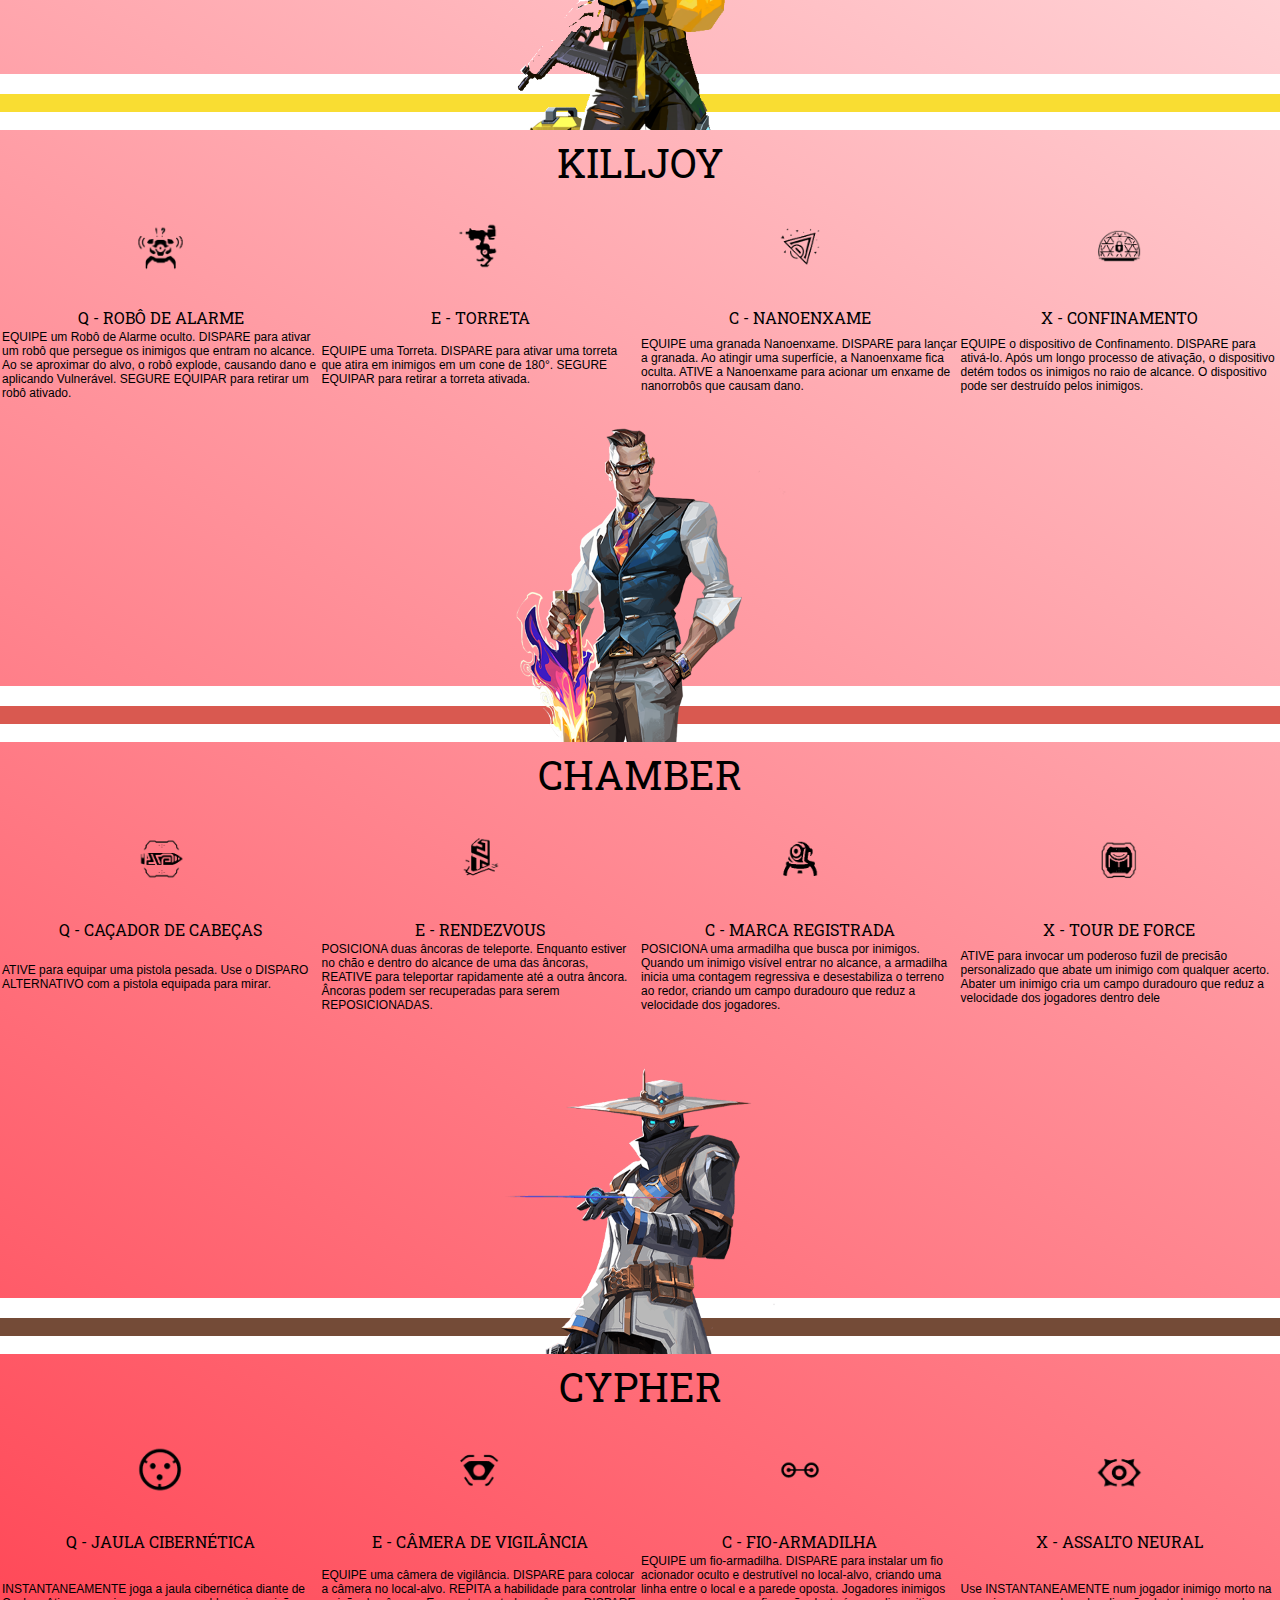
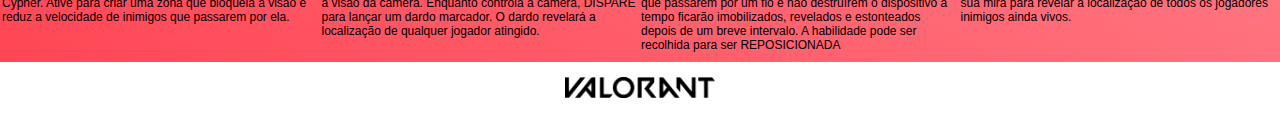
<file: TRABALHO WEB KAYO Projeto EM REVISÃO/sentinela.html>
<!DOCTYPE html>
<!DOCTYPE html>
<html lang="pt-br">
<head>
    <meta charset="UTF-8">
    <meta http-equiv="X-UA-Compatible" content="IE=edge">
    <meta name="viewport" content="width=device-width, initial-scale=1.0">
    <link rel="shortcut icon" href="../TRABALHO WEB KAYO Projeto EM REVISÃO/imagens/valorant-logo-FAB2CA0E55-seeklogo.com.png" type="image/x-icon">
    <link rel="stylesheet" href="../TRABALHO WEB KAYO Projeto EM REVISÃO/css/styleagentes.css"/>
    <title>Sentinela</title>
    <style>
        @import url('https://fonts.googleapis.com/css2?family=Roboto+Condensed:wght@700&display=swap');
        @import url('https://fonts.googleapis.com/css2?family=Barlow+Condensed:wght@800&display=swap%27');
        @import url('https://fonts.googleapis.com/css2?family=Roboto+Slab:wght@600&display=swap');
    </style>
</head>
<body>
    <section class="mainnnn">
    <header>
        <div class="center menu-container">
            <div class="logo">
                <img src="imagens/valorant-logo-FAB2CA0E55-seeklogo.com.png" height="80">
            </div>
            <div class="menu">
                <a href="index.html">Home</a>
                <a href="duelista.html">Duelistas</a>
                <a href="iniciador.html">Iniciadores</a>
                <a href="controladores.html">Controladores</a>
                <a class="active-menu" href="sentinela.html">Sentinela</a>
            </div>

        </div>
    </header>
    </section>
    <section class="sobre">
        
            <img src="imagens/sage2.png"  width="100%">
         
            <table >
                <tr>
                    <td colspan="4" align="center" class="agentes">SAGE</td>
                </tr>
                <tr>
                    <td align="center" class="imgagentes"><img src="imagens/qsage1.png" height="50px"></td>
                    <td align="center"><img src="imagens/esage2.png" height="50px"></td>
                    <td align="center"><img src="imagens/csage3.png" height="50px"></td>
                    <td align="center"><img src="imagens/xsage4.png" height="50px"></td>
                </tr>
                <tr>
                    <td align="center" class="enunciadohab">Q - ORBE DE LENTIDÃO</td>
                    <td align="center" class="enunciadohab">E - ORBE CURATIVO</td>
                    <td align="center" class="enunciadohab">C - ORBE DE BARREIRA</td>
                    <td align="center" class="enunciadohab">X - RESSURREIÇÃO</td>
                </tr>
                <tr>
                    <td align="center" class="textohab">EQUIPE um orbe de lentidão. DISPARE para lançá-lo. 
                        O orbe detona ao pousar, criando um campo duradouro 
                        que desacelera os jogadores dentro dele.</td>
                    <td align="center" class="textohab">EQUIPE um orbe curativo. DISPARE com a 
                        mira sobre um aliado ferido para ativar uma cura ao longo do tempo. 
                        Use o DISPARO ALTERNATIVO enquanto Sage estiver 
                        ferida para ativar uma autocura ao longo do tempo</td>
                    <td align="center" class="textohab">EQUIPE um orbe de barreira. DISPARE para posicionar uma parede sólida. 
                        DISPARO ALTERNATIVO gira o marcador de alvo.
                    </td>
                    <td align="center" class="textohab">EQUIPE uma habilidade de ressurreição. DISPARE com a mira 
                        sobre um aliado morto para começar a revivê-lo. 
                        Depois de uma breve canalização, o aliado voltará com a Vida completa.</td>
                </tr>
            </table>
            <img src="imagens/kj2.png" width="100%">
            <table >
                <tr>
                    <td colspan="4" align="center" class="agentes">KILLJOY</td>
                </tr>
                <tr>
                    <td align="center" class="imgagentes"><img src="imagens/qkj1.png" height="50px"></td>
                    <td align="center"><img src="imagens/ekj2.png" height="50px"></td>
                    <td align="center"><img src="imagens/ckj3.png" height="50px"></td>
                    <td align="center"><img src="imagens/xkj4.png" height="50px"></td>
                </tr>
                <tr>
                    <td align="center" class="enunciadohab">Q - ROBÔ DE ALARME</td>
                    <td align="center" class="enunciadohab">E - TORRETA</td>
                    <td align="center" class="enunciadohab">C - NANOENXAME</td>
                    <td align="center" class="enunciadohab">X - CONFINAMENTO</td>
                </tr>
                <tr>
                    <td align="center" class="textohab">EQUIPE um Robô de Alarme oculto. 
                        DISPARE para ativar um robô que persegue os inimigos 
                        que entram no alcance. Ao se aproximar do alvo, o robô explode, 
                        causando dano e aplicando Vulnerável. 
                        SEGURE EQUIPAR para retirar um robô ativado.</td>
                    <td align="center" class="textohab">EQUIPE uma Torreta. DISPARE para ativar uma torreta 
                        que atira em inimigos em um cone de 180°. 
                        SEGURE EQUIPAR para retirar a torreta ativada. 
                    </td>
                    <td align="center" class="textohab">EQUIPE uma granada Nanoenxame. 
                        DISPARE para lançar a granada. Ao atingir uma superfície, 
                        a Nanoenxame fica oculta. ATIVE a Nanoenxame para acionar um enxame de nanorrobôs que causam dano.</td>
                    <td align="center" class="textohab">EQUIPE o dispositivo de Confinamento. DISPARE para 
                        ativá-lo. Após um longo processo de ativação, 
                        o dispositivo detém todos os inimigos no raio de alcance. O dispositivo pode ser destruído pelos inimigos.</td>
                </tr>
            </table>
            <img src="imagens/cb2.png" width="100%">
            <table >
                <tr>
                    <td colspan="4" align="center" class="agentes">CHAMBER</td>
                </tr>
                <tr>
                    <td align="center" class="imgagentes"><img src="imagens/qcb1.png" height="50px"></td>
                    <td align="center"><img src="imagens/ecb2.png" height="50px"></td>
                    <td align="center"><img src="imagens/ccb3.png" height="50px"></td>
                    <td align="center"><img src="imagens/xcb4.png" height="50px"></td>
                </tr>
                <tr>
                    <td align="center" class="enunciadohab">Q - CAÇADOR DE CABEÇAS</td>
                    <td align="center" class="enunciadohab">E - RENDEZVOUS</td>
                    <td align="center" class="enunciadohab">C - MARCA REGISTRADA</td>
                    <td align="center" class="enunciadohab">X - TOUR DE FORCE</td>
                </tr>
                <tr>
                    <td align="center" class="textohab">ATIVE para equipar uma pistola pesada. Use o DISPARO ALTERNATIVO 
                        com a pistola equipada para mirar.</td>
                    <td align="center" class="textohab">POSICIONA duas âncoras de teleporte. 
                        Enquanto estiver no chão e dentro do alcance de uma das âncoras, 
                        REATIVE para teleportar rapidamente até a outra âncora. 
                        Âncoras podem ser recuperadas para serem REPOSICIONADAS.</td>
                    <td align="center" class="textohab">POSICIONA uma armadilha que busca por inimigos. 
                        Quando um inimigo visível entrar no alcance, 
                        a armadilha inicia uma contagem regressiva e desestabiliza 
                        o terreno ao redor, criando um campo duradouro que reduz a velocidade dos jogadores.</td>
                    <td align="center" class="textohab">ATIVE para invocar um poderoso fuzil de precisão 
                        personalizado que abate um inimigo com qualquer acerto. 
                        Abater um inimigo cria um campo duradouro que reduz a velocidade dos jogadores dentro dele</td>
                </tr>
            </table>
            <img src="imagens/cy2.png" width="100%">
            <table >
                <tr>
                    <td colspan="4"s align="center" class="agentes">CYPHER</td>
                </tr>
                <tr>
                    <td align="center" class="imgagentes"><img src="imagens/qcy1.png" height="50px"></td>
                    <td align="center"><img src="imagens/ecy2.png" height="50px"></td>
                    <td align="center"><img src="imagens/ccy3.png" height="50px"></td>
                    <td align="center"><img src="imagens/xcy4.png" height="50px"></td>
                </tr>
                <tr>
                    <td align="center" class="enunciadohab">Q - JAULA CIBERNÉTICA</td>
                    <td align="center" class="enunciadohab">E - CÂMERA DE VIGILÂNCIA</td>
                    <td align="center" class="enunciadohab">C - FIO-ARMADILHA</td>
                    <td align="center" class="enunciadohab">X - ASSALTO NEURAL</td>
                </tr>
                <tr>
                    <td align="center" class="textohab">INSTANTANEAMENTE joga a jaula cibernética diante de Cypher. 
                        Ative para criar uma zona que bloqueia a visão 
                        e reduz a velocidade de inimigos que passarem por ela.</td>
                    <td align="center" class="textohab">EQUIPE uma câmera de vigilância. DISPARE para colocar a câmera no 
                        local-alvo. REPITA a habilidade para controlar a visão da câmera. 
                        Enquanto controla a câmera, DISPARE para lançar um dardo 
                        marcador. O dardo revelará a localização de qualquer jogador atingido.</td>
                    <td align="center" class="textohab">EQUIPE um fio-armadilha. DISPARE para instalar um 
                        fio acionador oculto e destrutível no local-alvo, criando uma linha entre o 
                        local e a parede oposta. Jogadores inimigos que passarem por 
                        um fio e não destruírem o dispositivo a tempo ficarão imobilizados, 
                        revelados e estonteados depois de um breve intervalo. 
                        A habilidade pode ser recolhida para ser REPOSICIONADA</td>
                    <td align="center" class="textohab">Use INSTANTANEAMENTE num jogador inimigo morto 
                        na sua mira para revelar a localização de 
                        todos os jogadores inimigos ainda vivos.</td>
                </tr>
            </table>
        
    </section>
    <footer>
        <img src="imagens/essa123.png" width="150px">
    </footer>

</body>
</html>
</file>
<file: TRABALHO WEB KAYO Projeto EM REVISÃO/css/style.css>
*{
    margin: 0;
    padding: 0;
    border: 0;
    box-sizing: border-box;
    font-family: Verdana, Geneva, Tahoma, sans-serif;
}

.center{
    max-width: 1100px;
    padding: 0 2%;
    display: flex;
    margin: 0 auto;
}

header{
    background-color: rgba(0,0,0,0.6);
    height: 80px;
    /* overflow  */
    overflow: hidden;
}


.menu-container{
    width: 100%;
    justify-content: space-between;
    
}

.menu-container a.active-menu{
    background-color: #ff4655;

}

.menu-container a{
    color: white;
    display: inline-block;
    margin: 0 10px;
    text-decoration: none;
    padding: 0 10px;
    line-height: 80px;
    transition: 0.8s;
}

.menu-container a:hover{
    color: #ff4655;
    
    
}

section.main{
    position: relative;
    min-height: 800px;
    background-image: url('../imagens/harborprincipal.png');
    background-size: cover;
    background-position: center;
}

section.sobre{
    background-color: #ff4655;
    background-image: linear-gradient(
        30deg,
        #ff4655,
        white
       );
       background-size: 100% 100%;
       animation: degrade-animado 5s  infinite alternate;
       overflow: auto;
 
}
@keyframes degrade-animado{
    0%{
        background-position-x: 0%;
    }
    100%{
        background-position-x: 100% ;
    }
}
 
footer{
    background-color: #fff;
    text-align: center;
    padding: 15px;
}
h1 {
    /* overflow */
    text-decoration: overline;
     text-align: center;
     font-family: 'Secular One', sans-serif;
     font-size: 30pt;
     color: #0f1825;
}

h2 {
    padding: 50px 50px;  
    font-family: 'Secular One', sans-serif; 
    font-size: 40pt;
    color: #0f1825;
}

p {
    padding: 25px 50px; 
    text-align: justify; 
    letter-spacing: 1px; 
    font-family: 'Ubuntu', sans-serif;
}

table tr td.classeagentes{
    /* overflow */
    text-decoration: blue;
     text-align: center;
     font-family: 'Secular One', sans-serif;
     font-size: 15pt;
}

.btn {
    box-sizing: border-box;
    -webkit-appearance: none;
       -moz-appearance: none;
            appearance: none;
    background-color: #0f1825;
    border-radius: 0.6em;
    color: white;
    cursor: pointer;
    display: -webkit-box;
    display: -webkit-flex;
    display: -ms-flexbox;
    display: flex;
    -webkit-align-self: center;
        -ms-flex-item-align: center;
            align-self: center;
    font-size: 1rem;
    font-weight: 400;
    line-height: 1;
    margin: 60px;
    padding: 1.2em 2.8em;
    text-decoration: none;
    text-align: center;
    text-transform: uppercase;
    font-family: 'Montserrat', sans-serif;
    font-weight: 700;
  }

  .btn:hover, .btn:focus {
    color: #fff;
    outline: 0;
}


.controlbutton {
    box-sizing: border-box;
    -webkit-appearance: none;
       -moz-appearance: none;
            appearance: none;
    background-color: #0f1825;
    border-radius: 0.6em;
    color: white;
    cursor: pointer;
    display: -webkit-box;
    display: -webkit-flex;
    display: -ms-flexbox;
    display: flex;
    -webkit-align-self: center;
        -ms-flex-item-align: center;
            align-self: center;
    font-size: 1rem;
    font-weight: 400;
    line-height: 1;
    margin: 60px;
    padding: 1.2em 2.8em;
    text-decoration: none;
    text-align: center;
    text-transform: uppercase;
    font-family: 'Montserrat', sans-serif;
    font-weight: 700;
  }

.controlbutton:hover, .controlbutton:focus {
    color: #fff;
    outline: 0;
}

  
  .duelbutton {
    box-sizing: border-box;
    -webkit-appearance: none;
       -moz-appearance: none;
            appearance: none;
    background-color: #0f1825;
    border-radius: 0.6em;
    color: white;
    cursor: pointer;
    display: -webkit-box;
    display: -webkit-flex;
    display: -ms-flexbox;
    display: flex;
    -webkit-align-self: center;
        -ms-flex-item-align: center;
            align-self: center;
    font-size: 1rem;
    font-weight: 400;
    line-height: 1;
    margin: 60px;
    padding: 1.2em 2.8em;
    text-decoration: none;
    text-align: center;
    text-transform: uppercase;
    font-family: 'Montserrat', sans-serif;
    font-weight: 700;
  }

  .duelbutton:hover, .duelbutton:focus {
    color: #fff;
    outline: 0;
}


.first {
    -webkit-transition: box-shadow 300ms ease-in-out, color #000 ease-in-out;
    transition: box-shadow 300ms ease-in-out, color 300ms ease-in-out;
}

.first:hover {
    box-shadow: 0 0 40px 40px #ff4655 inset;
}

.controlbutton {
    -webkit-transition: box-shadow 300ms ease-in-out, color #000 ease-in-out;
    transition: box-shadow 300ms ease-in-out, color 300ms ease-in-out;
}

.controlbutton:hover {
    box-shadow: 0 0 40px 40px #ff4655 inset;
}

.duelbutton {
    -webkit-transition: box-shadow 300ms ease-in-out, color #000 ease-in-out;
    transition: box-shadow 300ms ease-in-out, color 300ms ease-in-out;
}

.duelbutton:hover {
    box-shadow: 0 0 40px 40px #ff4655 inset;
}

.vcescolheu1{
    padding: 50px 50px;  
    font-family: 'Secular One', sans-serif; 
    font-size: 25pt;  
    color: black;
}

.vcescolheu2{
    text-align: justify; 
    letter-spacing: 1px; 
    font-family: 'Ubuntu', sans-serif;
}
</file>
<file: TRABALHO WEB KAYO Projeto EM REVISÃO/css/styleagentes.css>
*{
    margin: 0;
    padding: 0;
    border: 0;
    box-sizing: border-box;
    font-family: Verdana, Geneva, Tahoma, sans-serif;
    
}

.center{
    max-width: 1100px;
    padding: 0 2%;
    display: flex;
    margin: 0 auto;
    
}

header{
    background-color: rgba(0,0,0,0.6);
    height: 80px;
    
}


.menu-container{
    width: 100%;
    justify-content: space-between;
    
}

.menu-container a.active-menu{
    background-color: #ff4655;
    

}

.menu-container a{
    color: white;
    display: inline-block;
    margin: 0 10px;
    text-decoration: none;
    padding: 0 10px;
    line-height: 80px;
    transition: 0.8s;
    
}

.menu-container a:hover{
    color: #ff4655;
    
}

section.main{
    position: relative;
    min-height: 800px;
    background-image: url('../imagens/duelitas.jpg');
    background-size: cover;
    background-position: center;
}

section.mainn{
    position: relative;
    min-height: 800px;
    background-image: url('../imagens/iniciadores.png');
    background-size: cover;
    background-position: center;
}

section.mainnn{
    position: relative;
    min-height: 800px;
    background-image: url('../imagens/controladores22170350996436.jpg');
    background-size: cover;
    background-position: center;
}

section.mainnnn{
    position: relative;
    min-height: 800px;
    background-image: url('../imagens/sentinelas22135532889284.jpg');
    background-size: cover;
    background-position: center;
}

section.sobre{
    background-image: linear-gradient(
        30deg,
        #ff4655,
        white
        
    
       );
       background-size: 100% 100%;
       animation: degrade-animado 5s  infinite alternate;
       overflow: auto;
 
}

.imgagentes{
    padding: 30px 0px;
}

.agentes{
    font-size: 30pt; 
    font-family: 'Roboto Slab', serif;
    text-align: center
}

.enunciadohab{
    font-family: 'Roboto Slab', serif; 
    text-align: center;
}

.textohab{
    font-size: 12px; 
    text-align: left;
}

@keyframes degrade-animado{
    0%{
        background-position-x: 0%;
    }
    100%{
        background-position-x: 100% ;
    }
}

footer{
    text-align: center;
    padding: 15px;
}
    
    
    

table{
    width: 100%;
    margin-bottom : .5em;
    table-layout: fixed;
    text-align: center;
  }
 

td.habilidae-2-3-4{
    font-family: 'Roboto Slab', serif;
}
</file>
